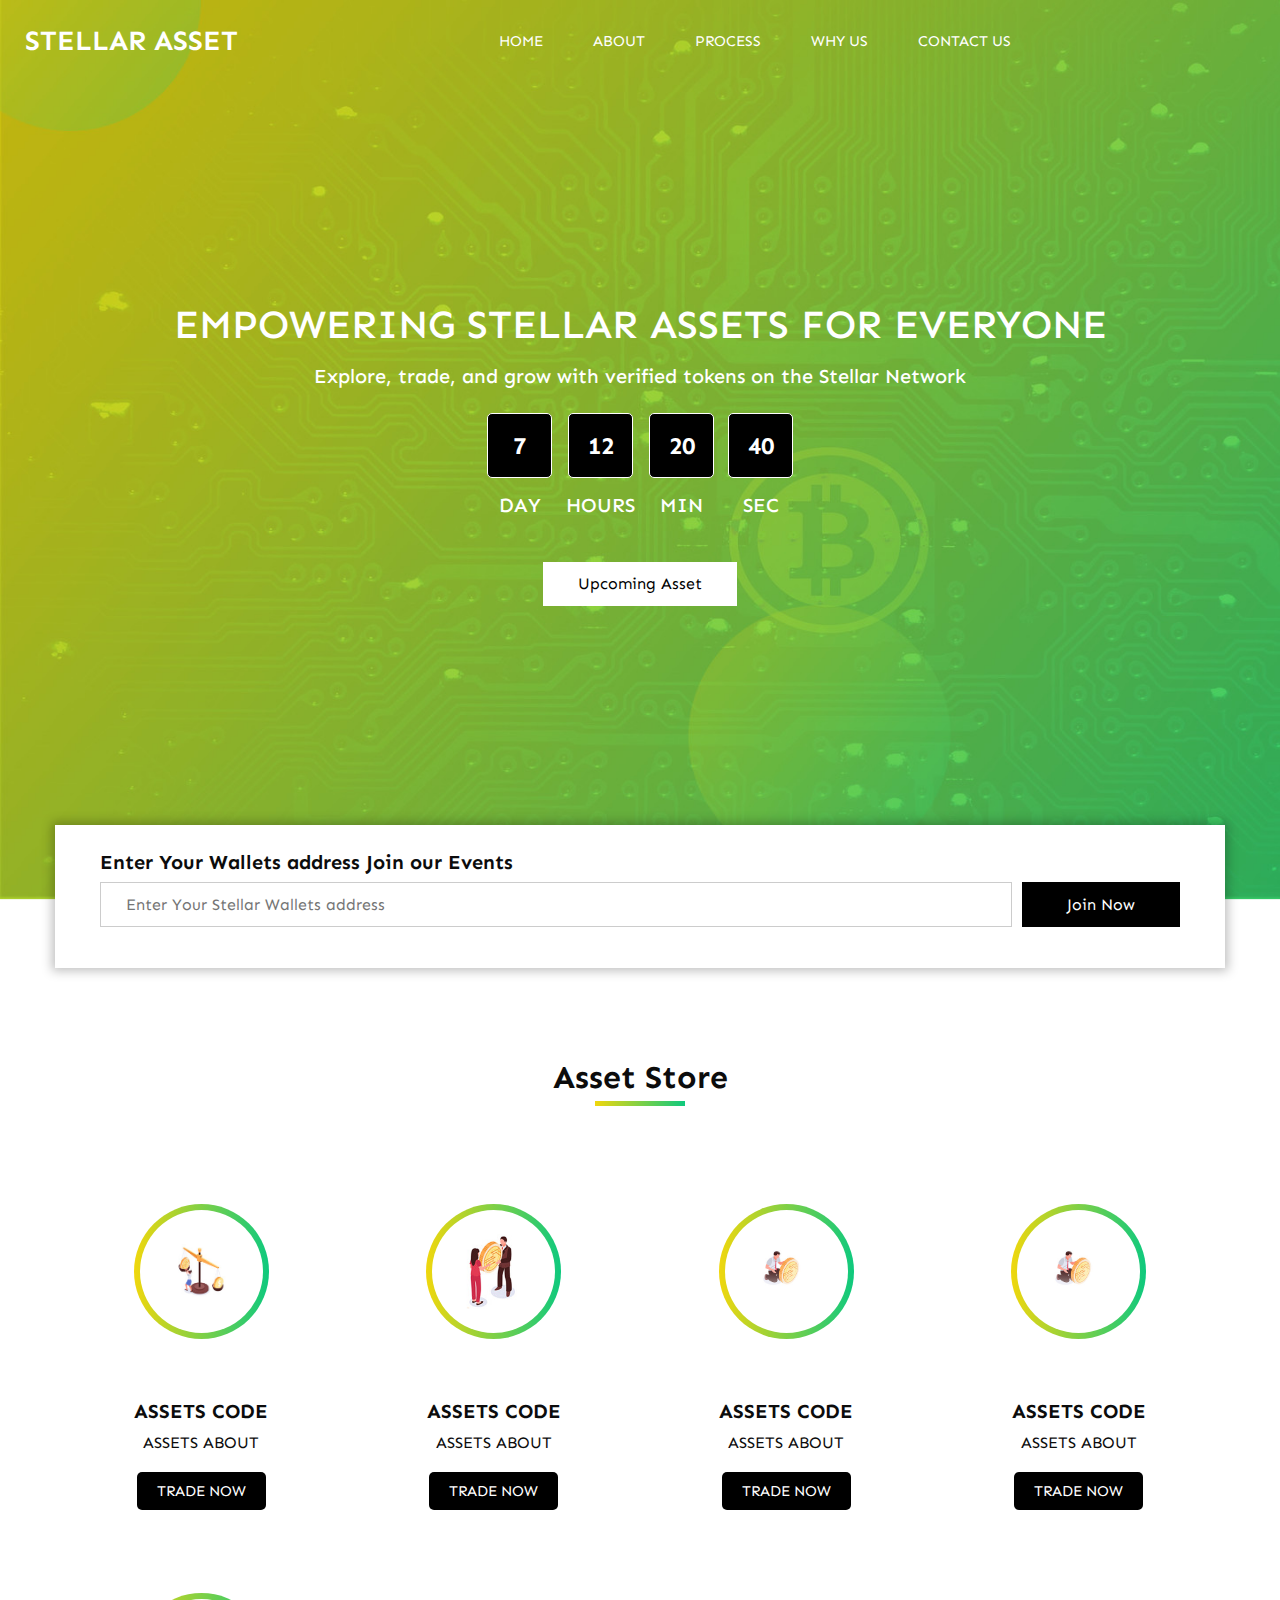
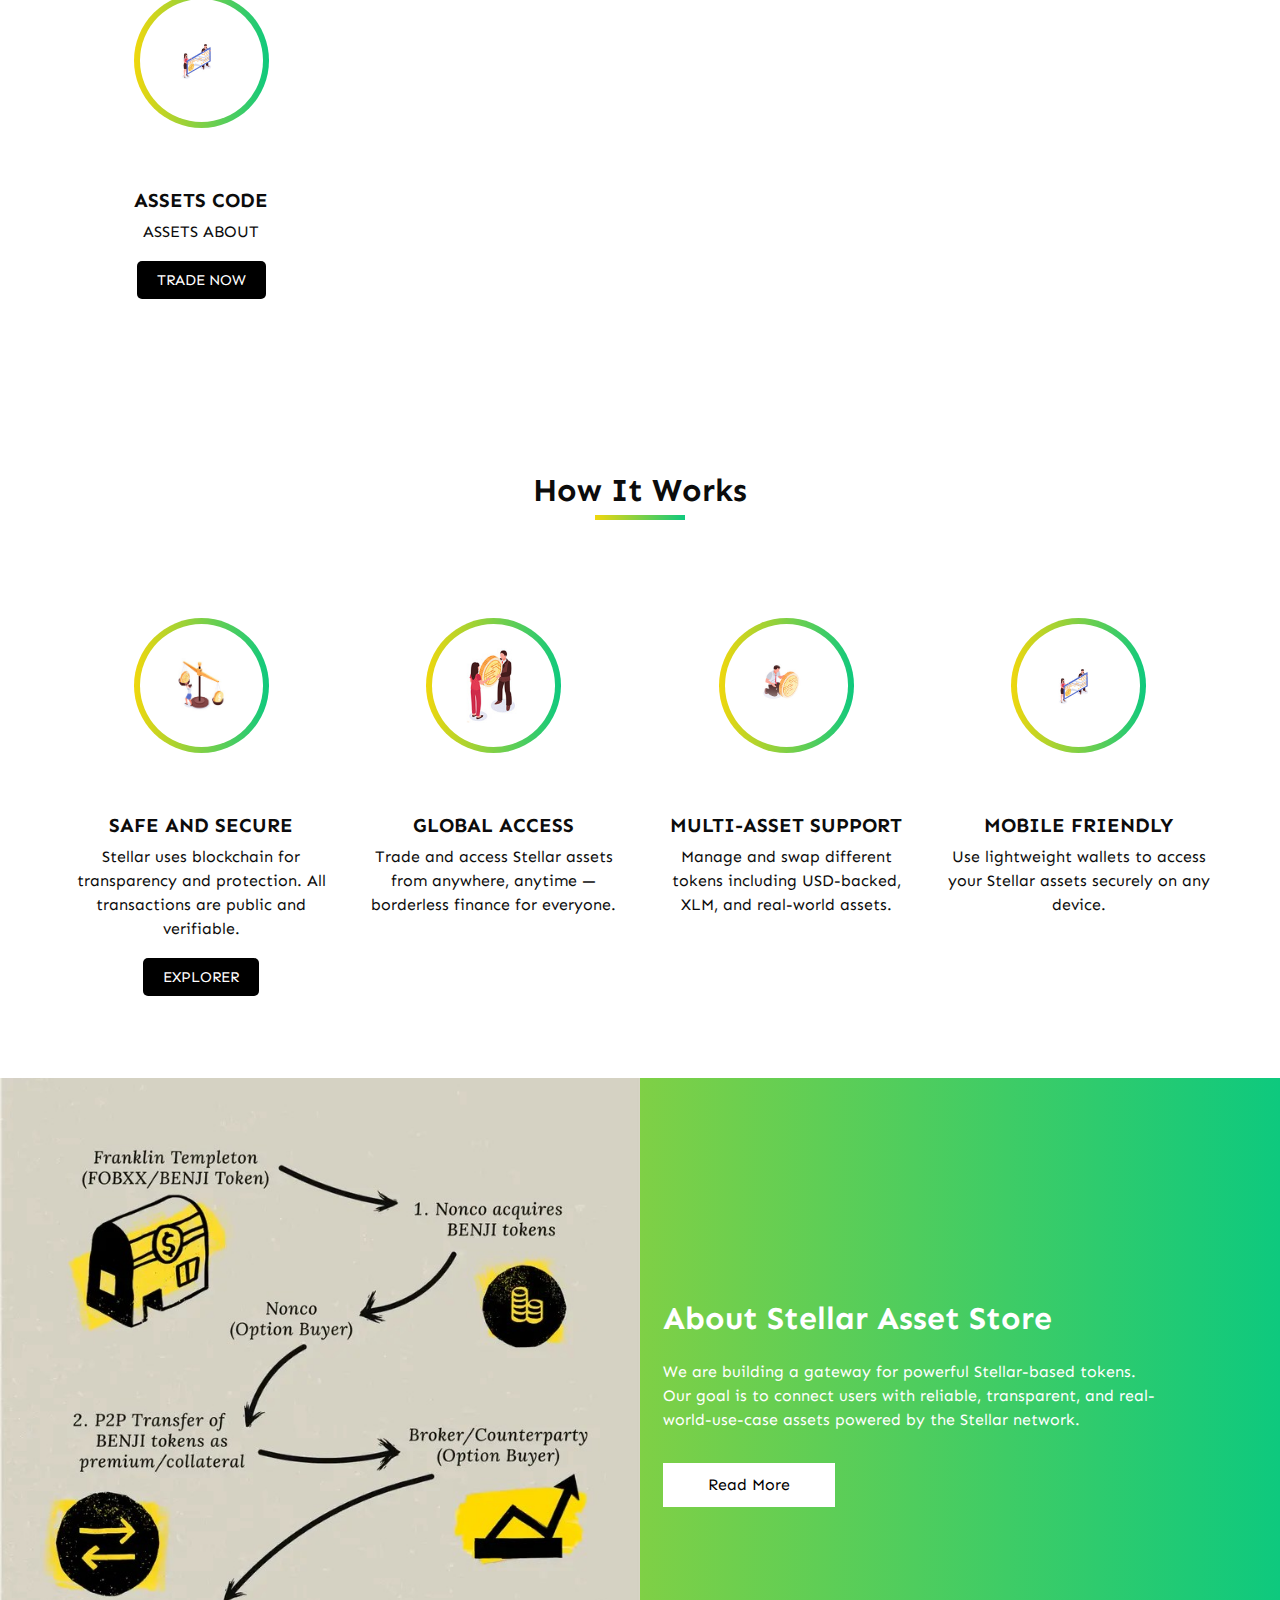
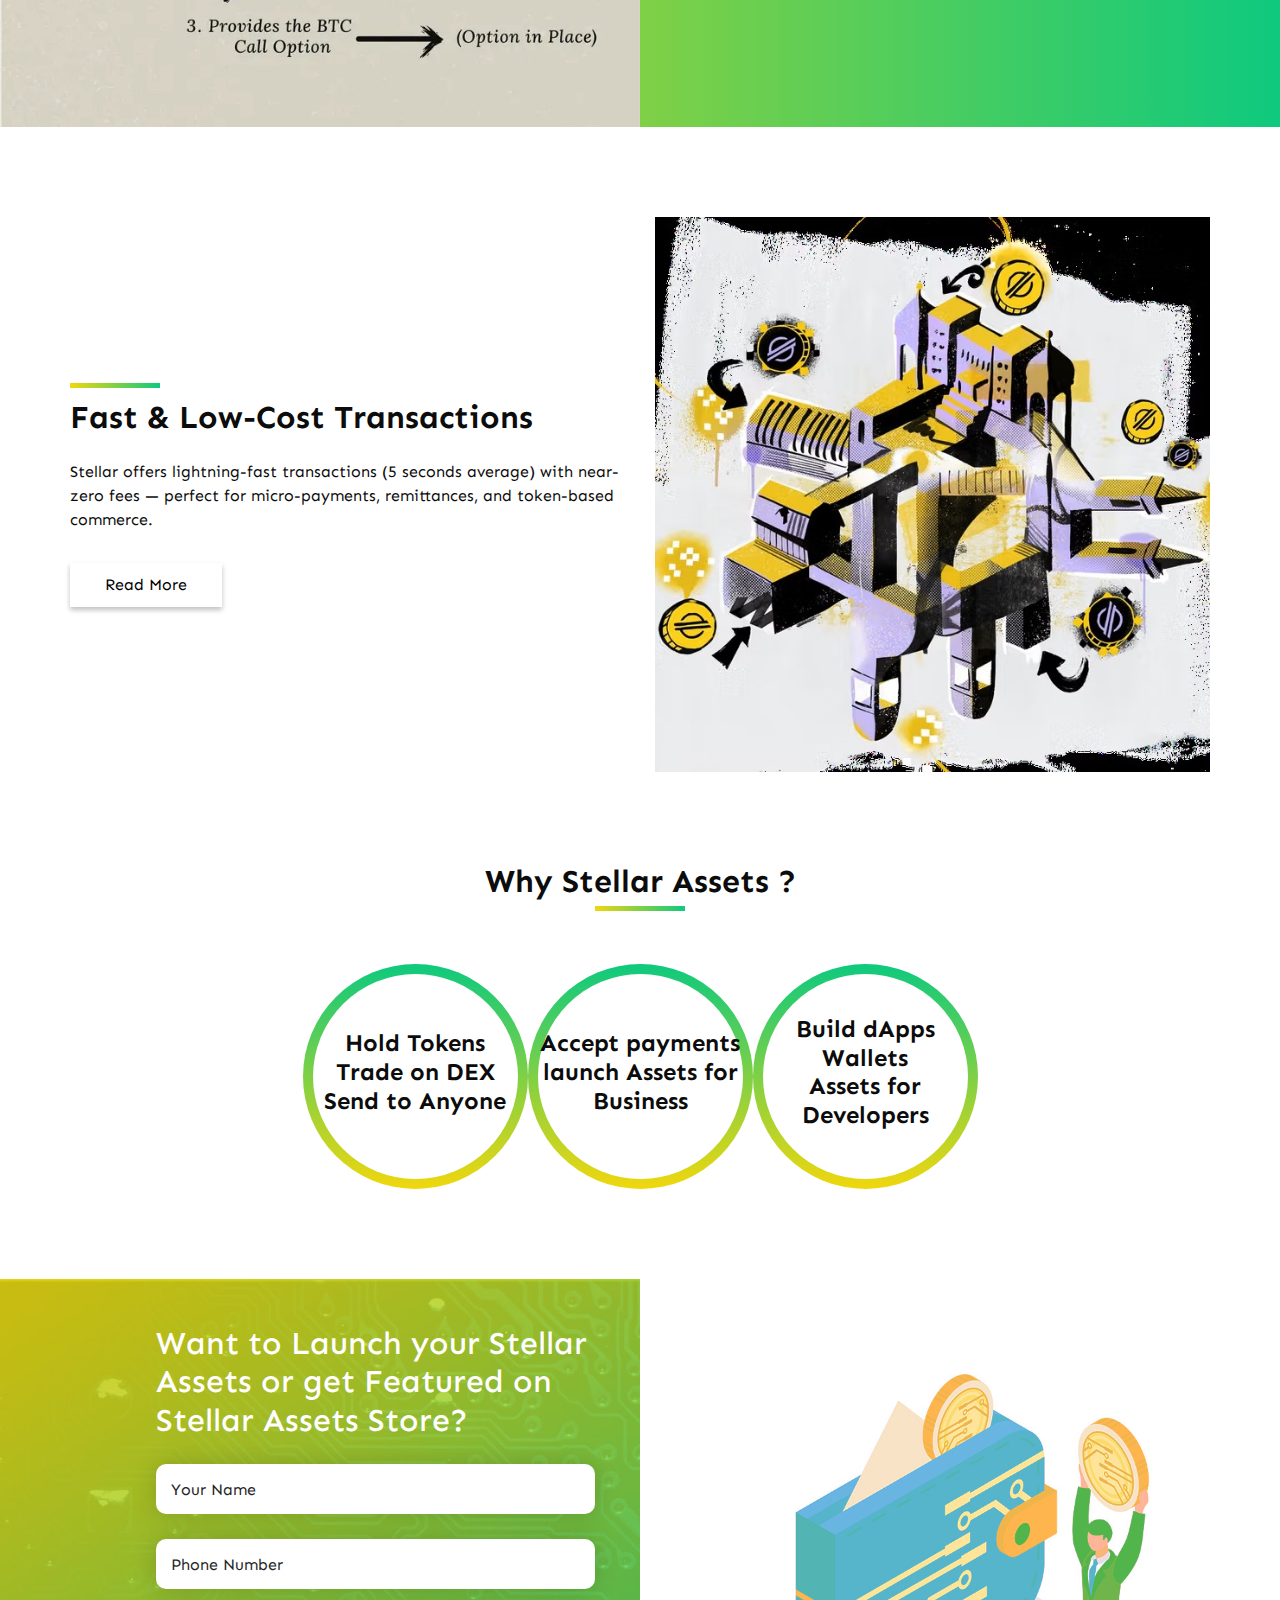
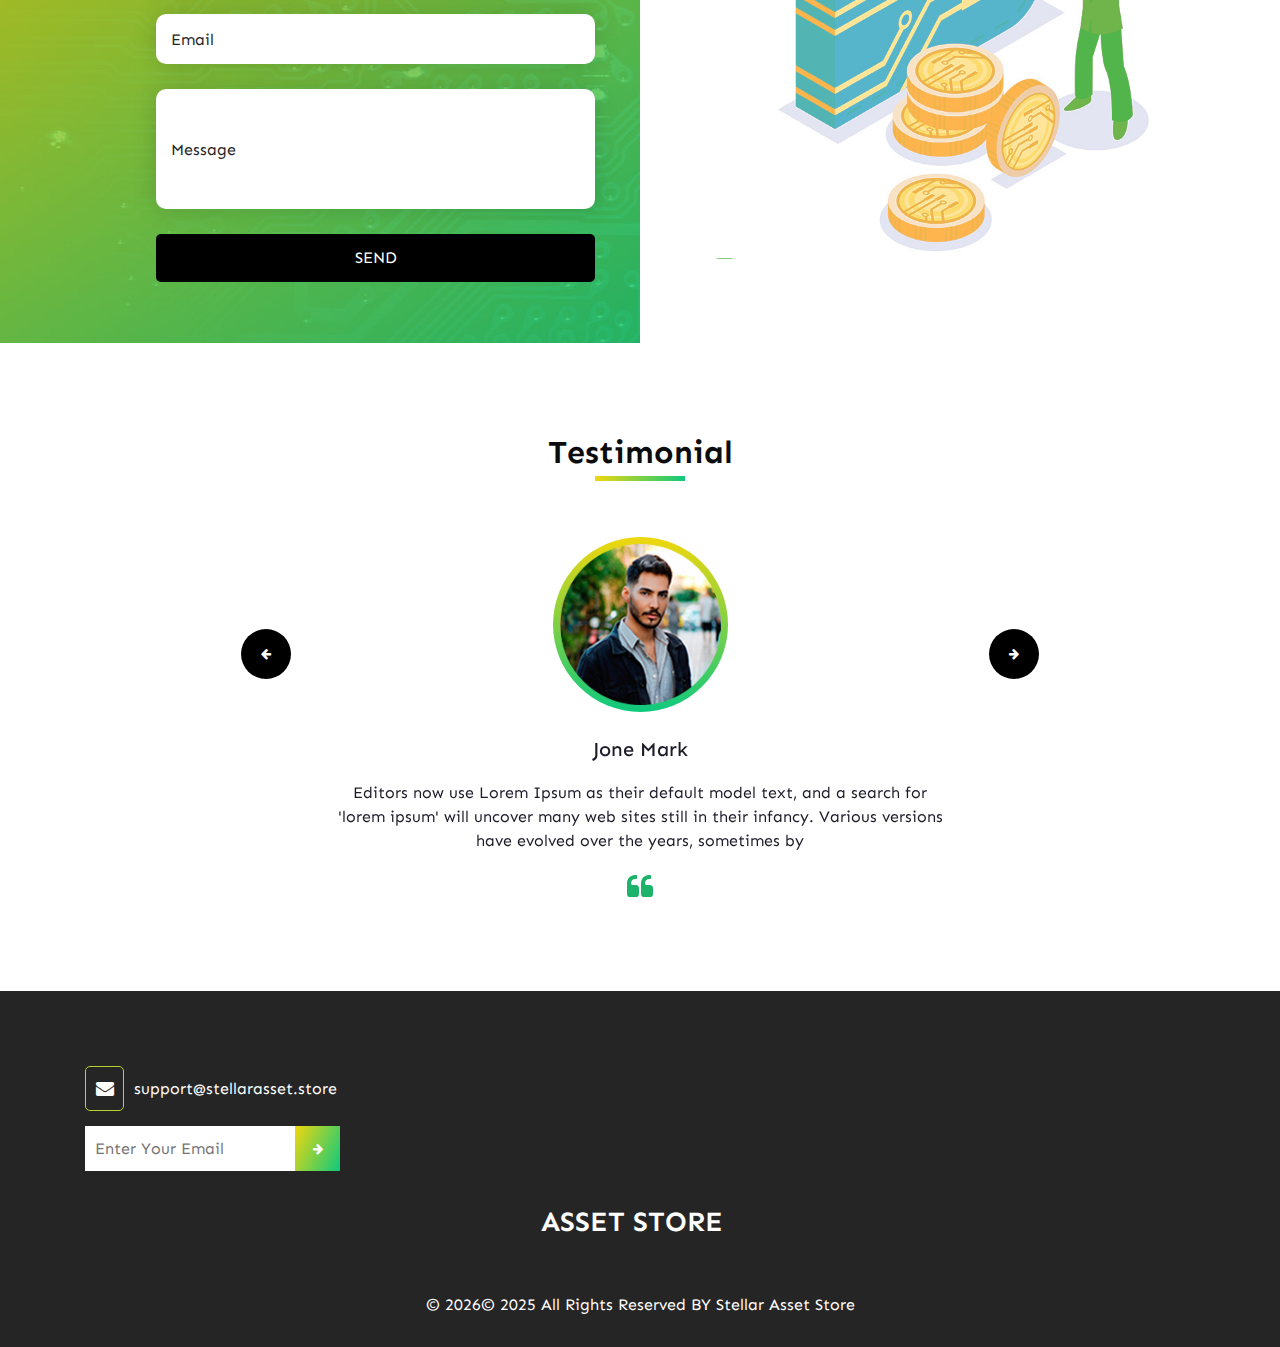
<file: index.html>
<html>

<head>
  <!-- Basic -->
  <meta charset="utf-8" />
  <meta http-equiv="X-UA-Compatible" content="IE=edge" />
  <!-- Mobile Metas -->
  <meta name="viewport" content="width=device-width, initial-scale=1, shrink-to-fit=no" />
  <!-- Site Metas -->
  <meta name="keywords" content="" />
  <meta name="description" content="" />
  <meta name="author" content="" />

  <title>STELLAR ASSET </title>


  <!-- bootstrap core css -->
  <link rel="stylesheet" type="text/css" href="css/bootstrap.css" />

  <!-- fonts style -->
  <link href="https://fonts.googleapis.com/css2?family=Sen:wght@400;700&display=swap" rel="stylesheet">

  <!-- font awesome style -->
  <link href="css/font-awesome.min.css" rel="stylesheet" />

  <!-- Custom styles for this template -->
  <link href="css/style.css" rel="stylesheet" />
  <!-- responsive style -->
  <link href="css/responsive.css" rel="stylesheet" />

</head>

<body>

  <div class="hero_area">
    <!-- header section strats -->
    <header class="header_section">
      <div class="container-fluid">
        <nav class="navbar navbar-expand-lg custom_nav-container ">
          <a class="navbar-brand" href="index.html">
            <span>
              STELLAR ASSET
            </span>
          </a>

          <button class="navbar-toggler" type="button" data-toggle="collapse" data-target="#navbarSupportedContent" aria-controls="navbarSupportedContent" aria-expanded="false" aria-label="Toggle navigation">
            <span class=""> </span>
          </button>

          <div class="collapse navbar-collapse" id="navbarSupportedContent">
            <ul class="navbar-nav  ">
              <li class="nav-item active">
                <a class="nav-link" href="index.html">Home <span class="sr-only">(current)</span></a>
              </li>
              <li class="nav-item">
                <a class="nav-link" href="about.html"> About</a>
              </li>
              <li class="nav-item">
                <a class="nav-link" href="process.html">Process </a>
              </li>
              <li class="nav-item">
                <a class="nav-link" href="why.html">Why Us</a>
              </li>
              <li class="nav-item">
                <a class="nav-link" href="contact.html">Contact Us</a>
              </li>
            </ul>
            
          </div>
        </nav>
      </div>
    </header>
    <!-- end header section -->
    <!-- slider section -->
    <section class="slider_section ">
      <div class="container ">
        <div class="detail-box">
          <h1>
            Empowering Stellar Assets for Everyone
          </h1>
          <h5 class="secondary_heading">
            Explore, trade, and grow with verified tokens on the Stellar Network
          </h5>
          <div class="box_container">
            <div class="box">
              <div class="num-box">
                <span id="countDay">
                  7
                </span>
              </div>
              <h5>
                DAY
              </h5>
            </div>
            <div class="box">
              <div class="num-box">
                <span id="countHour">
                  12
                </span>
              </div>
              <h5>
                Hours
              </h5>
            </div>
            <div class="box">
              <div class="num-box">
                <span id="countMin">
                  20
                </span>
              </div>
              <h5>
                Min
              </h5>
            </div>
            <div class="box">
              <div class="num-box">
                <span id="countSec">
                  40
                </span>
              </div>
              <h5>
                Sec
              </h5>
            </div>
          </div>
          <a href="Brentford.html" class="btn2">
            Upcoming Asset 
          </a>
        </div>
      </div>
    </section>
    <!-- end slider section -->
  </div>

  <!-- subscribe section -->

  <section class="subscribe_section">
    <div class="container form_container">
      <h5>
        Enter Your Wallets address Join our Events  
      </h5>
      <form action="">
        <input type="text" placeholder="Enter Your Stellar Wallets address " />
        <button type="submit">
          Join Now
        </button>
      </form>
    </div>
  </section>

  <!-- end subscribe section -->

  <!-- ASSETE STORE section -->

  <section class="process_section layout_padding">
    <div class="container ">
      <div class="heading_container heading_center">
        <h2>
          Asset Store
        </h2>
      </div>
      <div class="row">
        <div class="col-md-6 col-lg-3">
          <div class="box ">
            <div class="img_container">
              <div class="img-box">
                <img src="images/p1.jpg" alt="">
              </div>
            </div>
            <div class="detail-box">
              <h5>
                ASSETS CODE
              </h5>
              <p>
                ASSETS 
				ABOUT
              </p>
              <a href="https://www.stellarx.com/markets/CODE:ISSUR">
                TRADE NOW 
              </a>
            </div>
          </div>
        </div>
        <div class="col-md-6 col-lg-3">
          <div class="box ">
            <div class="img_container">
              <div class="img-box">
                <img src="images/p2.jpg" alt="">
              </div>
            </div>
            <div class="detail-box">
              <h5>
                ASSETS CODE
              </h5>
              <p>
                ASSETS 
				ABOUT
              </p>
              <a href="https://www.stellarx.com/markets/CODE:ISSUR">
                TRADE NOW 
              </a>
            </div>
          </div>
        </div>
        <div class="col-md-6 col-lg-3">
          <div class="box ">
            <div class="img_container">
              <div class="img-box">
                <img src="images/p3.jpg" alt="">
              </div>
            </div>
            <div class="detail-box">
              <h5>
                ASSETS CODE
              </h5>
              <p>
                ASSETS 
				ABOUT
              </p>
              <a href="https://www.stellarx.com/markets/CODE:ISSUR">
                TRADE NOW 
              </a>
            </div>
          </div>
        </div>
		<div class="col-md-6 col-lg-3">
          <div class="box ">
            <div class="img_container">
              <div class="img-box">
                <img src="images/p3.jpg" alt="">
              </div>
            </div>
            <div class="detail-box">
              <h5>
                ASSETS CODE
              </h5>
              <p>
                ASSETS 
				ABOUT
              </p>
              <a href="https://www.stellarx.com/markets/CODE:ISSUR">
                TRADE NOW 
              </a>
            </div>
          </div>
        </div>
        <div class="col-md-6 col-lg-3">
          <div class="box ">
            <div class="img_container">
              <div class="img-box">
                <img src="images/p4.jpg" alt="">
              </div>
            </div>
            <div class="detail-box">
              <h5>
                ASSETS CODE
              </h5>
              <p>
                ASSETS 
				ABOUT
              </p>
              <a href="https://www.stellarx.com/markets/CODE:ISSUR">
                TRADE NOW 
              </a>
            </div>
          </div>
        </div>
      </div>
    </div>
  </section>

  <!-- end ASSETE STORE  section -->
  
  <!-- process section -->

  <section class="process_section layout_padding">
    <div class="container ">
      <div class="heading_container heading_center">
        <h2>
         How It Works 
        </h2>
      </div>
      <div class="row">
        <div class="col-md-6 col-lg-3">
          <div class="box ">
            <div class="img_container">
              <div class="img-box">
                <img src="images/p1.jpg" alt="">
              </div>
            </div>
            <div class="detail-box">
              <h5>
                Safe And Secure
              </h5>
              <p>
                Stellar uses blockchain for transparency and protection. All transactions are public and verifiable.
              </p>
              <a href="https://stellar.expert/">
                Explorer
              </a>
            </div>
          </div>
        </div>
        <div class="col-md-6 col-lg-3">
          <div class="box ">
            <div class="img_container">
              <div class="img-box">
                <img src="images/p2.jpg" alt="">
              </div>
            </div>
            <div class="detail-box">
              <h5>
                GLOBAL ACCESS
              </h5>
              <p>
                Trade and access Stellar assets from anywhere, anytime — borderless finance for everyone.
              </p>
              
            </div>
          </div>
        </div>
        <div class="col-md-6 col-lg-3">
          <div class="box ">
            <div class="img_container">
              <div class="img-box">
                <img src="images/p3.jpg" alt="">
              </div>
            </div>
            <div class="detail-box">
              <h5>
                MULTI-ASSET SUPPORT
              </h5>
              <p>
                Manage and swap different tokens including USD-backed, XLM, and real-world assets.
              </p>
              
            </div>
          </div>
        </div>
        <div class="col-md-6 col-lg-3">
          <div class="box ">
            <div class="img_container">
              <div class="img-box">
                <img src="images/p4.jpg" alt="">
              </div>
            </div>
            <div class="detail-box">
              <h5>
                MOBILE FRIENDLY
              </h5>
              <p>
                Use lightweight wallets to access your Stellar assets securely on any device.
              </p>
              
            </div>
          </div>
        </div>
      </div>
    </div>
  </section>

  <!-- end process section -->


  <!-- about section -->

  <section class="about_section">
    <div class="container-fluid ">
      <div class="row">
        <div class="col-md-6 px-0">
          <div class="img-box">
            <img src="images/about-img.jpg" alt="">
          </div>
        </div>
        <div class="col-md-5">
          <div class="detail-box pl-0 pl-md-2">
            <div class="heading_container">
              <h2>
                About Stellar Asset Store
              </h2>
            </div>
            <p>
              We are building a gateway for powerful Stellar-based tokens. Our goal is to connect users with reliable, transparent, and real-world-use-case assets powered by the Stellar network.
            </p>
            <a href="">
              Read More
            </a>
          </div>
        </div>
      </div>
    </div>
  </section>

  <!-- end about section -->

  <!-- innovative section -->

  <section class="invt_section layout_padding">
    <div class="container">
      <div class="row">
        <div class="col-md-6">
          <div class="detail-box">
            <div class="heading_container">
              <h2>
                Fast & Low-Cost Transactions
              </h2>
            </div>
            <p>
              Stellar offers lightning-fast transactions (5 seconds average) with near-zero fees — perfect for micro-payments, remittances, and token-based commerce.
            </p>
            <a href="">
              Read More
            </a>
          </div>
        </div>
        <div class="col-md-6">
          <div class="img-box">
            <img src="images/innovative-img.jpg" alt="">
          </div>
        </div>
      </div>
    </div>
  </section>

  <!-- end innovative section -->



  <!-- why section -->

  <section class="why_section layout_padding-bottom">
    <div class="container">
      <div class="heading_container heading_center">
        <h2>
          Why Stellar Assets ?
        </h2>
      </div>
      <div class="why_container">
        <div class="box">
          <div class="detail-box">
            <h4>
              Hold Tokens <br> Trade on DEX <br>
              Send to Anyone
            </h4>
          </div>
        </div>
        <div class="box">
          <div class="detail-box">
            <h4>
              Accept payments <br> launch Assets for <br>
              Business

            </h4>
          </div>
        </div>
        <div class="box">
          <div class="detail-box">
            <h4>
              Build dApps <br> Wallets <br> Assets for <br>
              Developers
            </h4>
          </div>
        </div>
      </div>
      
    </div>
  </section>

  <!-- end why section -->

  <!-- contact section -->
  <section class="contact_section layout_padding-bottom">
    <div class="container-fluid">
      <div class="row">
        <div class="col-md-6 px-0">
          <div class="form_container">

            <div class="row">
              <div class="col-lg-9 col-md-10 ml-auto">
                <h2>
                Want to Launch your Stellar Assets or get Featured on Stellar Assets Store?  
                </h2>
                <form action="">
                  <div>
                    <input type="text" placeholder="Your Name" />
                  </div>
                  <div>
                    <input type="text" placeholder="Phone Number" />
                  </div>
                  <div>
                    <input type="email" placeholder="Email" />
                  </div>
                  <div>
                    <input type="text" class="message-box" placeholder="Message" />
                  </div>
                  <div class="btn_box">
                    <button>
                      SEND
                    </button>
                  </div>
                </form>
              </div>
            </div>
          </div>
        </div>
        <div class="col-md-6 px-0">
          <div class="img-box">
            <img src="images/contact-img.jpg" alt="">
          </div>
        </div>
      </div>
    </div>
  </section>
  <!-- end contact section -->

  <!-- client section -->

  <section class="client_section layout_padding-bottom">
    <div class="container ">
      <div class="heading_container heading_center">
        <h2>
          Testimonial
        </h2>
        <hr>
      </div>
      <div id="carouselExample2Controls" class="carousel slide" data-ride="carousel">
        <div class="carousel-inner">
          <div class="carousel-item active">
            <div class="row">
              <div class="col-lg-7 col-md-9 mx-auto">
                <div class="client_container ">
                  <div class="img-box">
                    <img src="images/client-img.png" alt="">
                  </div>
                  <div class="detail-box">
                    <h5>
                      Jone Mark
                    </h5>
                    <p>
                      Editors now use Lorem Ipsum as their default model text, and a search for 'lorem ipsum' will uncover many web sites still in their infancy. Various versions have evolved over the years, sometimes by
                    </p>
                    <span>
                      <i class="fa fa-quote-left" aria-hidden="true"></i>
                    </span>
                  </div>
                </div>
              </div>
            </div>
          </div>
          <div class="carousel-item">
            <div class="row">
              <div class="col-lg-7 col-md-9 mx-auto">
                <div class="client_container ">
                  <div class="img-box">
                    <img src="images/client-img.png" alt="">
                  </div>
                  <div class="detail-box">
                    <h5>
                      Jone Mark
                    </h5>
                    <p>
                      Editors now use Lorem Ipsum as their default model text, and a search for 'lorem ipsum' will uncover many web sites still in their infancy. Various versions have evolved over the years, sometimes by
                    </p>
                    <span>
                      <i class="fa fa-quote-left" aria-hidden="true"></i>
                    </span>
                  </div>
                </div>
              </div>
            </div>
          </div>
          <div class="carousel-item">
            <div class="row">
              <div class="col-lg-7 col-md-9 mx-auto">
                <div class="client_container ">
                  <div class="img-box">
                    <img src="images/client-img.png" alt="">
                  </div>
                  <div class="detail-box">
                    <h5>
                      Jone Mark
                    </h5>
                    <p>
                      Editors now use Lorem Ipsum as their default model text, and a search for 'lorem ipsum' will uncover many web sites still in their infancy. Various versions have evolved over the years, sometimes by
                    </p>
                    <span>
                      <i class="fa fa-quote-left" aria-hidden="true"></i>
                    </span>
                  </div>
                </div>
              </div>
            </div>
          </div>
        </div>
        <a class="carousel-control-prev" href="#carouselExample2Controls" role="button" data-slide="prev">
          <span>
            <i class="fa fa-arrow-left" aria-hidden="true"></i>
          </span>
          <span class="sr-only">Previous</span>
        </a>
        <a class="carousel-control-next" href="#carouselExample2Controls" role="button" data-slide="next">
          <span>
            <i class="fa fa-arrow-right" aria-hidden="true"></i>
          </span>
          <span class="sr-only">Next</span>
        </a>
      </div>

    </div>
  </section>

  <!-- end client section -->


  <!-- info section -->

  <section class="info_section ">
    <div class="info_container ">
      <div class="container">
        <div class="row">
          <div class="col-lg-9">
            <div class="info_contact ">
              <div class="row">
                </div>
                <div class="col-md-4">
                  <a href="#" class="link-box">
                    <i class="fa fa-envelope" aria-hidden="true"></i>
                    <span>
                      support@stellarasset.store
                    </span>
                  </a>
                </div>
              </div>
            </div>
          </div>
          <div class="col-md-3">
            <div class="info_form ">
              <form action="">
                <input type="email" placeholder="Enter Your Email" />
                <button>
                  <i class="fa fa-arrow-right" aria-hidden="true"></i>
                </button>
              </form>
            </div>
          </div>
        </div>
        <div class="info_logo">
          <a class="navbar-brand" href="index.html">
            <span>
              Asset Store
            </span>
          </a>
        </div>
      </div>
    </div>
  </section>

  <!-- end info section -->


  <!-- footer section -->
  <section class="footer_section">
    <div class="container">
      <p>
        &copy; <span id="displayYear"></span>© 2025 All Rights Reserved BY
        <a href=""> Stellar Asset Store</a>
      </p>
    </div>
  </section>
  <!-- footer section -->

  <!-- jQery -->
  <script type="text/javascript" src="js/jquery-3.4.1.min.js"></script>
  <!-- popper js -->
  <script src="https://cdn.jsdelivr.net/npm/popper.js@1.16.0/dist/umd/popper.min.js" integrity="sha384-Q6E9RHvbIyZFJoft+2mJbHaEWldlvI9IOYy5n3zV9zzTtmI3UksdQRVvoxMfooAo" crossorigin="anonymous">
  </script>
  <!-- bootstrap js -->
  <script type="text/javascript" src="js/bootstrap.js"></script>
  <!-- custom js -->
  <script type="text/javascript" src="js/custom.js"></script>

</body>

</html>
</file>
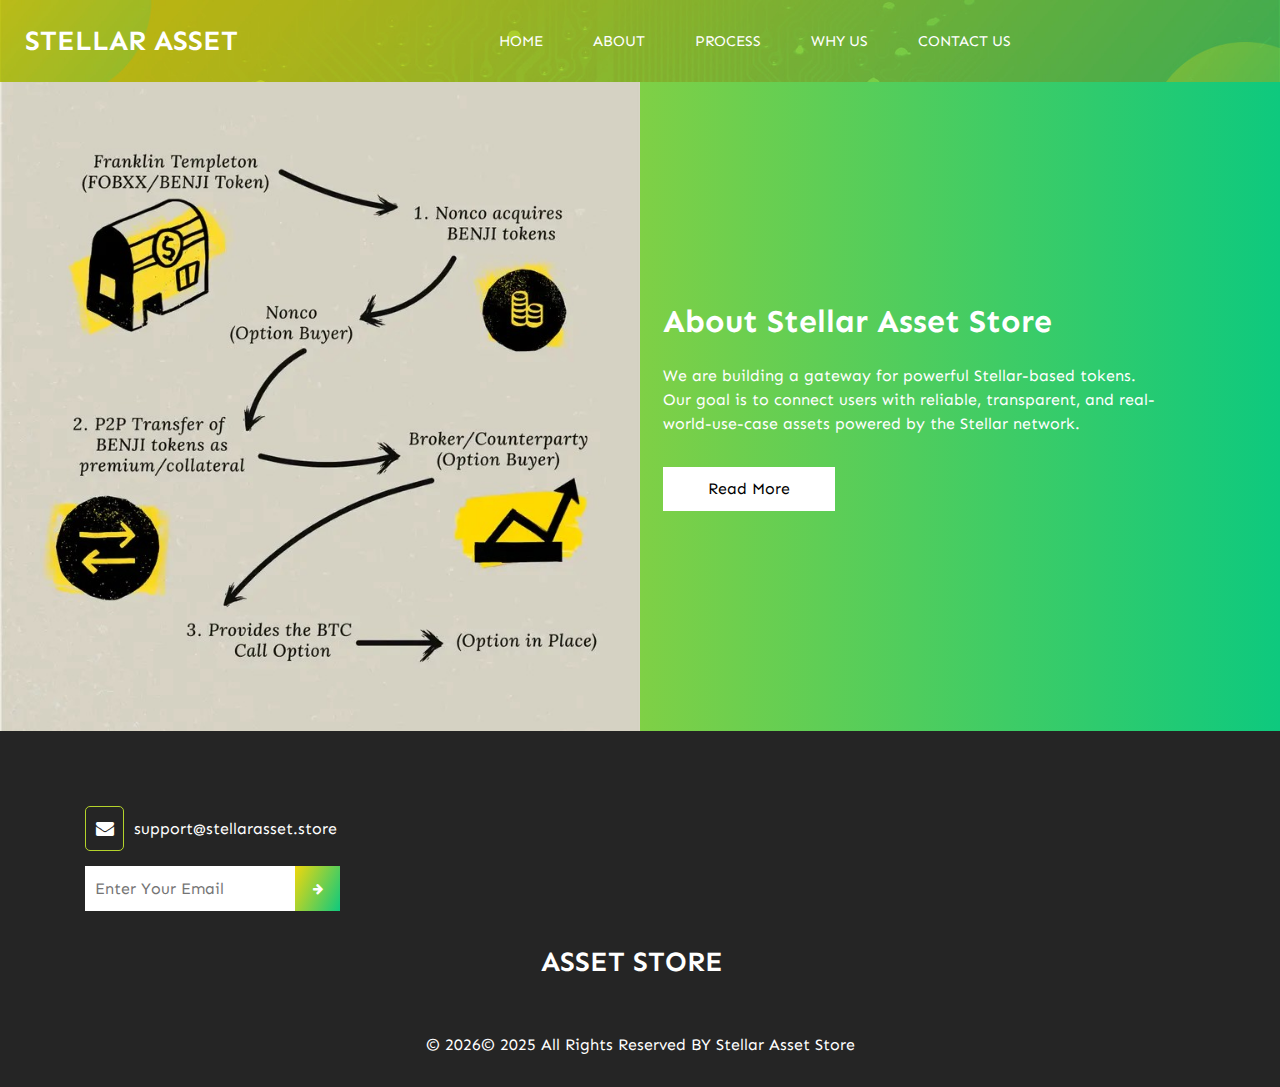
<file: about.html>
<html>

<head>
  <!-- Basic -->
  <meta charset="utf-8" />
  <meta http-equiv="X-UA-Compatible" content="IE=edge" />
  <!-- Mobile Metas -->
  <meta name="viewport" content="width=device-width, initial-scale=1, shrink-to-fit=no" />
  <!-- Site Metas -->
  <meta name="keywords" content="" />
  <meta name="description" content="" />
  <meta name="author" content="" />

  <title>STELLAR ASSET</title>


  <!-- bootstrap core css -->
  <link rel="stylesheet" type="text/css" href="css/bootstrap.css" />

  <!-- fonts style -->
  <link href="https://fonts.googleapis.com/css2?family=Sen:wght@400;700&display=swap" rel="stylesheet">

  <!-- font awesome style -->
  <link href="css/font-awesome.min.css" rel="stylesheet" />

  <!-- Custom styles for this template -->
  <link href="css/style.css" rel="stylesheet" />
  <!-- responsive style -->
  <link href="css/responsive.css" rel="stylesheet" />

</head>

<body class="sub_page">

  <div class="hero_area">
    <!-- header section strats -->
    <header class="header_section">
      <div class="container-fluid">
        <nav class="navbar navbar-expand-lg custom_nav-container ">
          <a class="navbar-brand" href="index.html">
            <span>
              STELLAR ASSET
            </span>
          </a>

          <button class="navbar-toggler" type="button" data-toggle="collapse" data-target="#navbarSupportedContent" aria-controls="navbarSupportedContent" aria-expanded="false" aria-label="Toggle navigation">
            <span class=""> </span>
          </button>

          <div class="collapse navbar-collapse" id="navbarSupportedContent">
            <ul class="navbar-nav  ">
              <li class="nav-item ">
                <a class="nav-link" href="index.html">Home <span class="sr-only">(current)</span></a>
              </li>
              <li class="nav-item active">
                <a class="nav-link" href="about.html"> About</a>
              </li>
              <li class="nav-item">
                <a class="nav-link" href="process.html">Process </a>
              </li>
              <li class="nav-item">
                <a class="nav-link" href="why.html">Why Us</a>
              </li>
              <li class="nav-item">
                <a class="nav-link" href="contact.html">Contact Us</a>
              </li>
            </ul>
            
          </div>
        </nav>
      </div>
    </header>
    <!-- end header section -->
  </div>



  <!-- about section -->

  <section class="about_section">
    <div class="container-fluid ">
      <div class="row">
        <div class="col-md-6 px-0">
          <div class="img-box">
            <img src="images/about-img.jpg" alt="">
          </div>
        </div>
        <div class="col-md-5">
          <div class="detail-box pl-0 pl-md-2">
            <div class="heading_container">
              <h2>
                About Stellar Asset Store
              </h2>
            </div>
            <p>
              We are building a gateway for powerful Stellar-based tokens. Our goal is to connect users with reliable, transparent, and real-world-use-case assets powered by the Stellar network.
            </p>
            <a href="">
              Read More
            </a>
          </div>
        </div>
      </div>
    </div>
  </section>

  <!-- end about section -->

  <!-- info section -->

  <section class="info_section ">
    <div class="info_container ">
      <div class="container">
        <div class="row">
          <div class="col-lg-9">
            <div class="info_contact ">
              <div class="row">
                </div>
                <div class="col-md-4">
                  <a href="#" class="link-box">
                    <i class="fa fa-envelope" aria-hidden="true"></i>
                    <span>
                      support@stellarasset.store
                    </span>
                  </a>
                </div>
              </div>
            </div>
          </div>
          <div class="col-md-3">
            <div class="info_form ">
              <form action="">
                <input type="email" placeholder="Enter Your Email" />
                <button>
                  <i class="fa fa-arrow-right" aria-hidden="true"></i>
                </button>
              </form>
            </div>
          </div>
        </div>
        <div class="info_logo">
          <a class="navbar-brand" href="index.html">
            <span>
              Asset Store
            </span>
          </a>
        </div>
      </div>
    </div>
  </section>

  <!-- end info section -->


  <!-- footer section -->
  <section class="footer_section">
    <div class="container">
      <p>
        &copy; <span id="displayYear"></span>© 2025 All Rights Reserved BY
        <a href=""> Stellar Asset Store</a>
      </p>
    </div>
  </section>
  <!-- footer section -->

  <!-- jQery -->
  <script type="text/javascript" src="js/jquery-3.4.1.min.js"></script>
  <!-- popper js -->
  <script src="https://cdn.jsdelivr.net/npm/popper.js@1.16.0/dist/umd/popper.min.js" integrity="sha384-Q6E9RHvbIyZFJoft+2mJbHaEWldlvI9IOYy5n3zV9zzTtmI3UksdQRVvoxMfooAo" crossorigin="anonymous">
  </script>
  <!-- bootstrap js -->
  <script type="text/javascript" src="js/bootstrap.js"></script>
  <!-- custom js -->
  <script type="text/javascript" src="js/custom.js"></script>

</body>

</html>
</file>
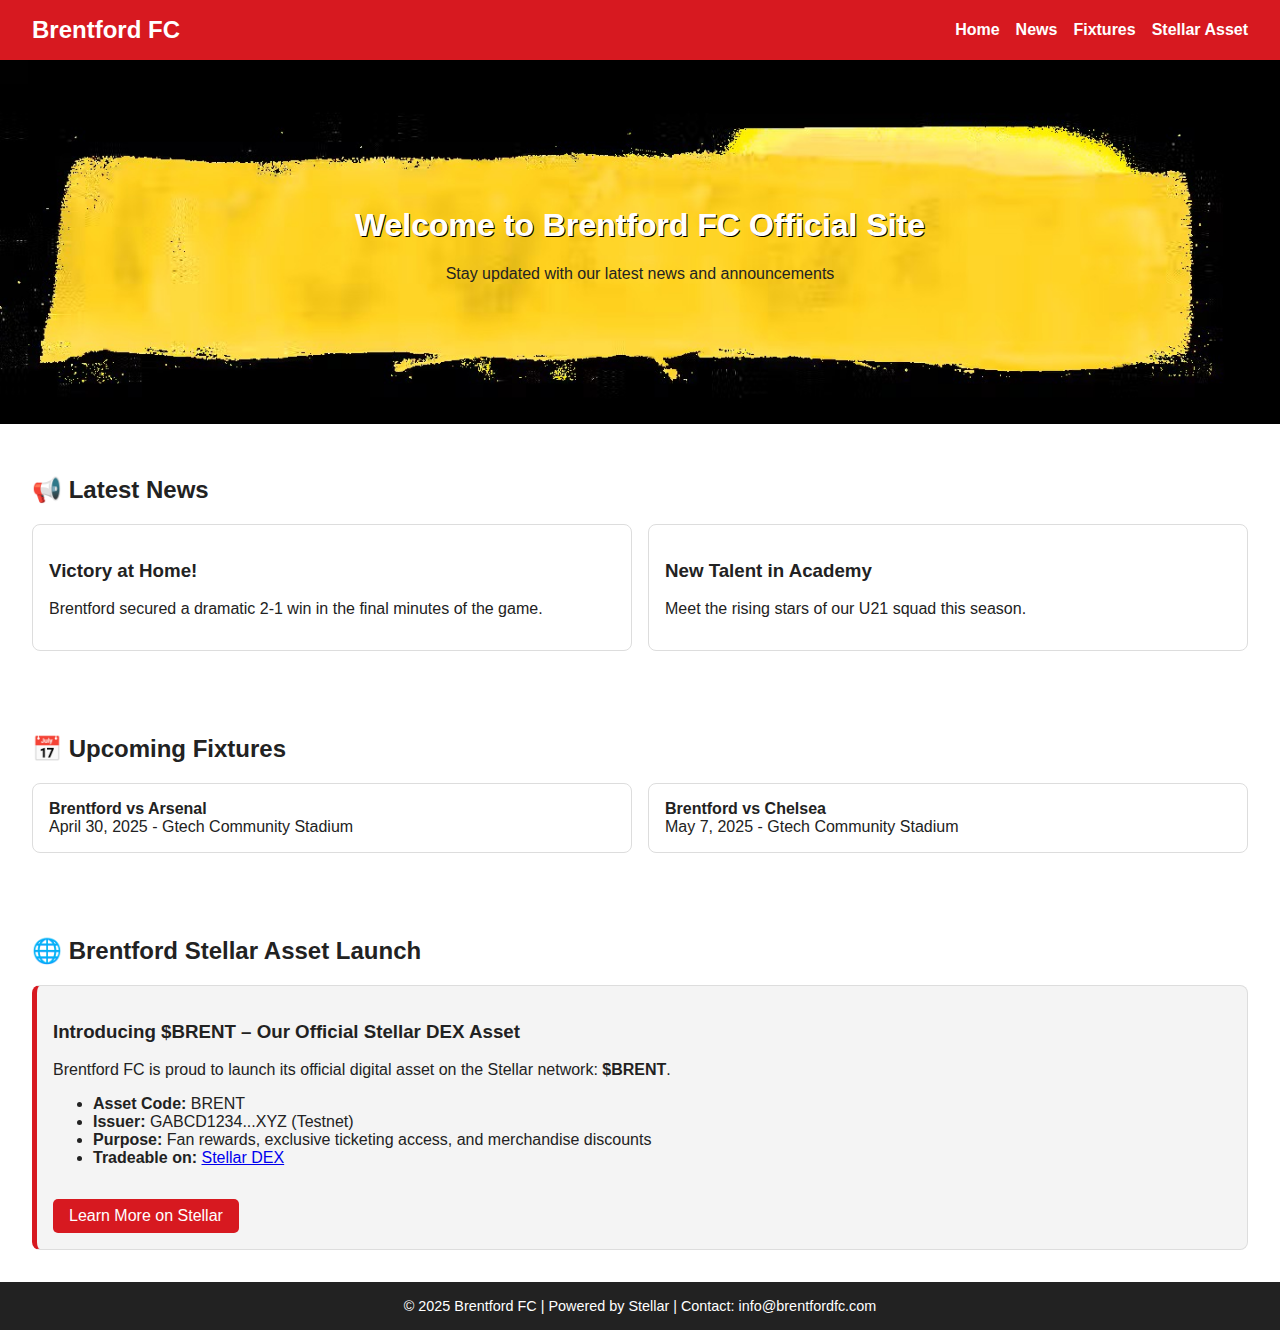
<file: Brentford.html>
<html lang="en">
<head>
  <meta charset="UTF-8" />
  <meta name="viewport" content="width=device-width, initial-scale=1.0"/>
  <title>Brentford FC - Stellar Asset Launch</title>
  <link rel="stylesheet" href="css/styles.css">
</head>
<body>

  <header>
    <div class="logo">Brentford FC</div>
    <nav>
      <ul>
        <li><a href="#">Home</a></li>
        <li><a href="#">News</a></li>
        <li><a href="#">Fixtures</a></li>
        <li><a href="#">Stellar Asset</a></li>
      </ul>
    </nav>
  </header>

  <div class="hero">
    <div>
      <h1>Welcome to Brentford FC Official Site</h1>
      <p>Stay updated with our latest news and announcements</p>
    </div>
  </div>

  <section>
    <h2>📢 Latest News</h2>
    <div class="news-grid">
      <article>
        <h3>Victory at Home!</h3>
        <p>Brentford secured a dramatic 2-1 win in the final minutes of the game.</p>
      </article>
      <article>
        <h3>New Talent in Academy</h3>
        <p>Meet the rising stars of our U21 squad this season.</p>
      </article>
    </div>
  </section>

  <section>
    <h2>📅 Upcoming Fixtures</h2>
    <div class="fixture-list">
      <div class="fixture-item">
        <strong>Brentford vs Arsenal</strong><br>
        April 30, 2025 - Gtech Community Stadium
      </div>
      <div class="fixture-item">
        <strong>Brentford vs Chelsea</strong><br>
        May 7, 2025 - Gtech Community Stadium
      </div>
    </div>
  </section>

  <section>
    <h2>🌐 Brentford Stellar Asset Launch</h2>
    <div class="asset-info">
      <h3>Introducing $BRENT – Our Official Stellar DEX Asset</h3>
      <p>Brentford FC is proud to launch its official digital asset on the Stellar network: <strong>$BRENT</strong>.</p>
      <ul>
        <li><strong>Asset Code:</strong> BRENT</li>
        <li><strong>Issuer:</strong> GABCD1234...XYZ (Testnet)</li>
        <li><strong>Purpose:</strong> Fan rewards, exclusive ticketing access, and merchandise discounts</li>
        <li><strong>Tradeable on:</strong> <a href="https://testnet.stellar.expert/explorer/public/asset/BRENT-GABCD1234...XYZ" target="_blank">Stellar DEX</a></li>
      </ul>
      <a href="https://stellar.org" class="btn" target="_blank">Learn More on Stellar</a>
    </div>
  </section>

  <footer>
    &copy; 2025 Brentford FC | Powered by Stellar | Contact: info@brentfordfc.com
  </footer>

  <script src="js/scripts.js"></script>
</body>
</html>
</file>
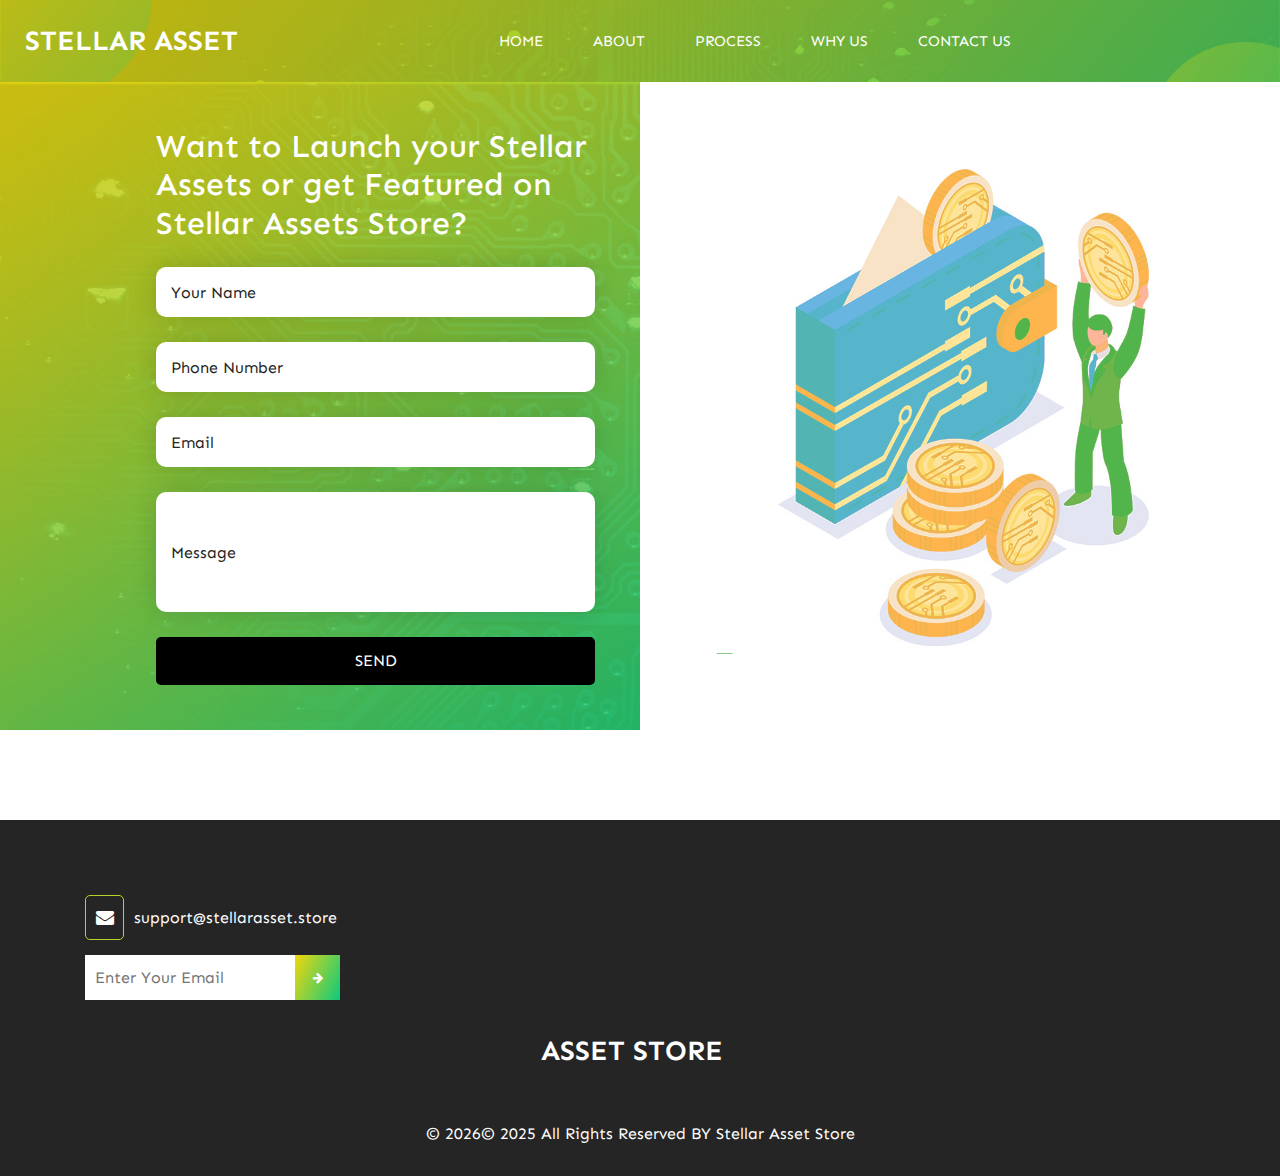
<file: contact.html>
<!DOCTYPE html>
<html>

<head>
  <!-- Basic -->
  <meta charset="utf-8" />
  <meta http-equiv="X-UA-Compatible" content="IE=edge" />
  <!-- Mobile Metas -->
  <meta name="viewport" content="width=device-width, initial-scale=1, shrink-to-fit=no" />
  <!-- Site Metas -->
  <meta name="keywords" content="" />
  <meta name="description" content="" />
  <meta name="author" content="" />

  <title>STELLAR ASSET</title>


  <!-- bootstrap core css -->
  <link rel="stylesheet" type="text/css" href="css/bootstrap.css" />

  <!-- fonts style -->
  <link href="https://fonts.googleapis.com/css2?family=Sen:wght@400;700&display=swap" rel="stylesheet">

  <!-- font awesome style -->
  <link href="css/font-awesome.min.css" rel="stylesheet" />

  <!-- Custom styles for this template -->
  <link href="css/style.css" rel="stylesheet" />
  <!-- responsive style -->
  <link href="css/responsive.css" rel="stylesheet" />

</head>

<body class="sub_page">

  <div class="hero_area">
    <!-- header section strats -->
    <header class="header_section">
      <div class="container-fluid">
        <nav class="navbar navbar-expand-lg custom_nav-container ">
          <a class="navbar-brand" href="index.html">
            <span>
              STELLAR ASSET 
            </span>
          </a>

          <button class="navbar-toggler" type="button" data-toggle="collapse" data-target="#navbarSupportedContent" aria-controls="navbarSupportedContent" aria-expanded="false" aria-label="Toggle navigation">
            <span class=""> </span>
          </button>

          <div class="collapse navbar-collapse" id="navbarSupportedContent">
            <ul class="navbar-nav  ">
              <li class="nav-item ">
                <a class="nav-link" href="index.html">Home <span class="sr-only">(current)</span></a>
              </li>
              <li class="nav-item">
                <a class="nav-link" href="about.html"> About</a>
              </li>
              <li class="nav-item">
                <a class="nav-link" href="process.html">Process </a>
              </li>
              <li class="nav-item">
                <a class="nav-link" href="why.html">Why Us</a>
              </li>
              <li class="nav-item active">
                <a class="nav-link" href="contact.html">Contact Us</a>
              </li>
            </ul>
           
          </div>
        </nav>
      </div>
    </header>
    <!-- end header section -->
  </div>


   <!-- contact section -->
  <section class="contact_section layout_padding-bottom">
    <div class="container-fluid">
      <div class="row">
        <div class="col-md-6 px-0">
          <div class="form_container">

            <div class="row">
              <div class="col-lg-9 col-md-10 ml-auto">
                <h2>
                Want to Launch your Stellar Assets or get Featured on Stellar Assets Store?  
                </h2>
                <form action="">
                  <div>
                    <input type="text" placeholder="Your Name" />
                  </div>
                  <div>
                    <input type="text" placeholder="Phone Number" />
                  </div>
                  <div>
                    <input type="email" placeholder="Email" />
                  </div>
                  <div>
                    <input type="text" class="message-box" placeholder="Message" />
                  </div>
                  <div class="btn_box">
                    <button>
                      SEND
                    </button>
                  </div>
                </form>
              </div>
            </div>
          </div>
        </div>
        <div class="col-md-6 px-0">
          <div class="img-box">
            <img src="images/contact-img.jpg" alt="">
          </div>
        </div>
      </div>
    </div>
  </section>
  <!-- end contact section -->



  <!-- info section -->

  <section class="info_section ">
    <div class="info_container ">
      <div class="container">
        <div class="row">
          <div class="col-lg-9">
            <div class="info_contact ">
              <div class="row">
                </div>
                <div class="col-md-4">
                  <a href="#" class="link-box">
                    <i class="fa fa-envelope" aria-hidden="true"></i>
                    <span>
                      support@stellarasset.store
                    </span>
                  </a>
                </div>
              </div>
            </div>
          </div>
          <div class="col-md-3">
            <div class="info_form ">
              <form action="">
                <input type="email" placeholder="Enter Your Email" />
                <button>
                  <i class="fa fa-arrow-right" aria-hidden="true"></i>
                </button>
              </form>
            </div>
          </div>
        </div>
        <div class="info_logo">
          <a class="navbar-brand" href="index.html">
            <span>
              Asset Store
            </span>
          </a>
        </div>
      </div>
    </div>
  </section>

  <!-- end info section -->


  <!-- footer section -->
  <section class="footer_section">
    <div class="container">
      <p>
        &copy; <span id="displayYear"></span>© 2025 All Rights Reserved BY
        <a href=""> Stellar Asset Store</a>
      </p>
    </div>
  </section>
  <!-- footer section -->

  <!-- jQery -->
  <script type="text/javascript" src="js/jquery-3.4.1.min.js"></script>
  <!-- popper js -->
  <script src="https://cdn.jsdelivr.net/npm/popper.js@1.16.0/dist/umd/popper.min.js" integrity="sha384-Q6E9RHvbIyZFJoft+2mJbHaEWldlvI9IOYy5n3zV9zzTtmI3UksdQRVvoxMfooAo" crossorigin="anonymous">
  </script>
  <!-- bootstrap js -->
  <script type="text/javascript" src="js/bootstrap.js"></script>
  <!-- custom js -->
  <script type="text/javascript" src="js/custom.js"></script>

</body>

</html>
</file>
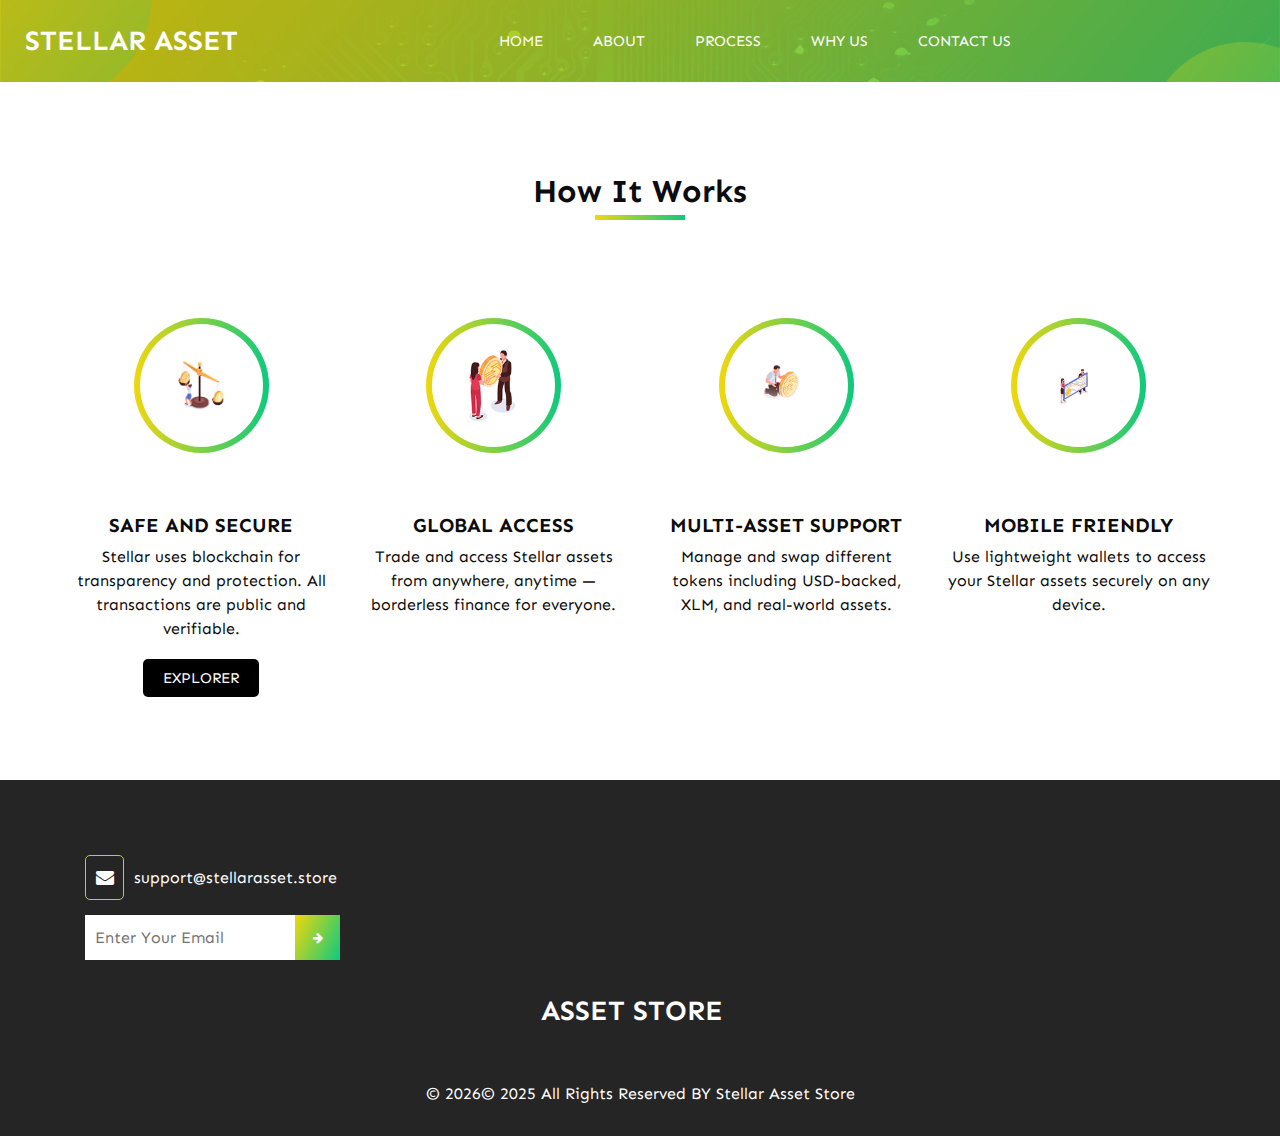
<file: process.html>
<!DOCTYPE html>
<html>

<head>
  <!-- Basic -->
  <meta charset="utf-8" />
  <meta http-equiv="X-UA-Compatible" content="IE=edge" />
  <!-- Mobile Metas -->
  <meta name="viewport" content="width=device-width, initial-scale=1, shrink-to-fit=no" />
  <!-- Site Metas -->
  <meta name="keywords" content="" />
  <meta name="description" content="" />
  <meta name="author" content="" />

  <title>STELLAR ASSET</title>


  <!-- bootstrap core css -->
  <link rel="stylesheet" type="text/css" href="css/bootstrap.css" />

  <!-- fonts style -->
  <link href="https://fonts.googleapis.com/css2?family=Sen:wght@400;700&display=swap" rel="stylesheet">

  <!-- font awesome style -->
  <link href="css/font-awesome.min.css" rel="stylesheet" />

  <!-- Custom styles for this template -->
  <link href="css/style.css" rel="stylesheet" />
  <!-- responsive style -->
  <link href="css/responsive.css" rel="stylesheet" />

</head>

<body class="sub_page">

  <div class="hero_area">
    <!-- header section strats -->
    <header class="header_section">
      <div class="container-fluid">
        <nav class="navbar navbar-expand-lg custom_nav-container ">
          <a class="navbar-brand" href="index.html">
            <span>
              STELLAR ASSET
            </span>
          </a>

          <button class="navbar-toggler" type="button" data-toggle="collapse" data-target="#navbarSupportedContent" aria-controls="navbarSupportedContent" aria-expanded="false" aria-label="Toggle navigation">
            <span class=""> </span>
          </button>

          <div class="collapse navbar-collapse" id="navbarSupportedContent">
            <ul class="navbar-nav  ">
              <li class="nav-item ">
                <a class="nav-link" href="index.html">Home <span class="sr-only">(current)</span></a>
              </li>
              <li class="nav-item">
                <a class="nav-link" href="about.html"> About</a>
              </li>
              <li class="nav-item active">
                <a class="nav-link" href="process.html">Process </a>
              </li>
              <li class="nav-item">
                <a class="nav-link" href="why.html">Why Us</a>
              </li>
              <li class="nav-item">
                <a class="nav-link" href="contact.html">Contact Us</a>
              </li>
            </ul>
            
          </div>
        </nav>
      </div>
    </header>
    <!-- end header section -->
  </div>

  <!-- process section -->

  <section class="process_section layout_padding">
    <div class="container ">
      <div class="heading_container heading_center">
        <h2>
         How It Works 
        </h2>
      </div>
      <div class="row">
        <div class="col-md-6 col-lg-3">
          <div class="box ">
            <div class="img_container">
              <div class="img-box">
                <img src="images/p1.jpg" alt="">
              </div>
            </div>
            <div class="detail-box">
              <h5>
                Safe And Secure
              </h5>
              <p>
                Stellar uses blockchain for transparency and protection. All transactions are public and verifiable.
              </p>
              <a href="https://stellar.expert/">
                Explorer
              </a>
            </div>
          </div>
        </div>
        <div class="col-md-6 col-lg-3">
          <div class="box ">
            <div class="img_container">
              <div class="img-box">
                <img src="images/p2.jpg" alt="">
              </div>
            </div>
            <div class="detail-box">
              <h5>
                GLOBAL ACCESS
              </h5>
              <p>
                Trade and access Stellar assets from anywhere, anytime — borderless finance for everyone.
              </p>
              
            </div>
          </div>
        </div>
        <div class="col-md-6 col-lg-3">
          <div class="box ">
            <div class="img_container">
              <div class="img-box">
                <img src="images/p3.jpg" alt="">
              </div>
            </div>
            <div class="detail-box">
              <h5>
                MULTI-ASSET SUPPORT
              </h5>
              <p>
                Manage and swap different tokens including USD-backed, XLM, and real-world assets.
              </p>
              
            </div>
          </div>
        </div>
        <div class="col-md-6 col-lg-3">
          <div class="box ">
            <div class="img_container">
              <div class="img-box">
                <img src="images/p4.jpg" alt="">
              </div>
            </div>
            <div class="detail-box">
              <h5>
                MOBILE FRIENDLY
              </h5>
              <p>
                Use lightweight wallets to access your Stellar assets securely on any device.
              </p>
              
            </div>
          </div>
        </div>
      </div>
    </div>
  </section>

  <!-- end process section -->

  <!-- info section -->

  <section class="info_section ">
    <div class="info_container ">
      <div class="container">
        <div class="row">
          <div class="col-lg-9">
            <div class="info_contact ">
              <div class="row">
                </div>
                <div class="col-md-4">
                  <a href="#" class="link-box">
                    <i class="fa fa-envelope" aria-hidden="true"></i>
                    <span>
                      support@stellarasset.store
                    </span>
                  </a>
                </div>
              </div>
            </div>
          </div>
          <div class="col-md-3">
            <div class="info_form ">
              <form action="">
                <input type="email" placeholder="Enter Your Email" />
                <button>
                  <i class="fa fa-arrow-right" aria-hidden="true"></i>
                </button>
              </form>
            </div>
          </div>
        </div>
        <div class="info_logo">
          <a class="navbar-brand" href="index.html">
            <span>
              Asset Store
            </span>
          </a>
        </div>
      </div>
    </div>
  </section>

  <!-- end info section -->


  <!-- footer section -->
  <section class="footer_section">
    <div class="container">
      <p>
        &copy; <span id="displayYear"></span>© 2025 All Rights Reserved BY
        <a href=""> Stellar Asset Store</a>
      </p>
    </div>
  </section>
  <!-- footer section -->

  <!-- jQery -->
  <script type="text/javascript" src="js/jquery-3.4.1.min.js"></script>
  <!-- popper js -->
  <script src="https://cdn.jsdelivr.net/npm/popper.js@1.16.0/dist/umd/popper.min.js" integrity="sha384-Q6E9RHvbIyZFJoft+2mJbHaEWldlvI9IOYy5n3zV9zzTtmI3UksdQRVvoxMfooAo" crossorigin="anonymous">
  </script>
  <!-- bootstrap js -->
  <script type="text/javascript" src="js/bootstrap.js"></script>
  <!-- custom js -->
  <script type="text/javascript" src="js/custom.js"></script>

</body>

</html>
</file>
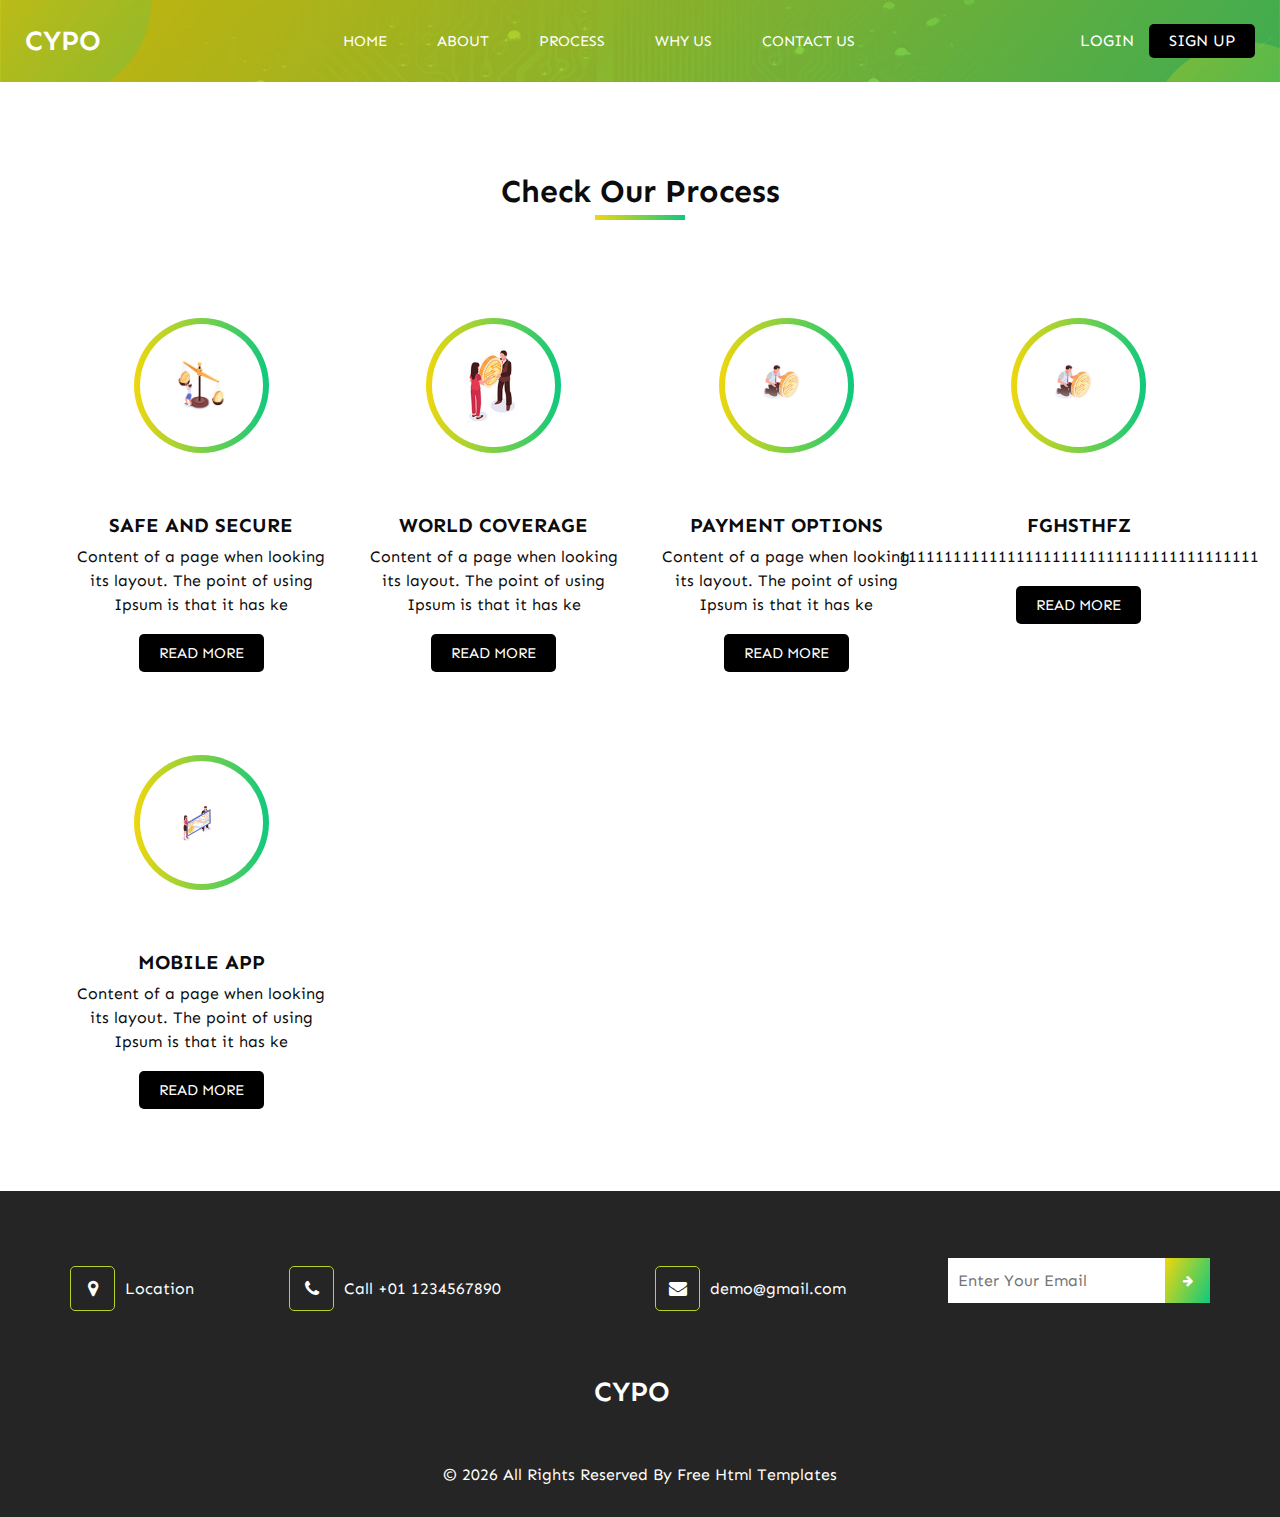
<file: Store.html>
<html>

<head>
  <!-- Basic -->
  <meta charset="utf-8" />
  <meta http-equiv="X-UA-Compatible" content="IE=edge" />
  <!-- Mobile Metas -->
  <meta name="viewport" content="width=device-width, initial-scale=1, shrink-to-fit=no" />
  <!-- Site Metas -->
  <meta name="keywords" content="" />
  <meta name="description" content="" />
  <meta name="author" content="" />

  <title>Cypo</title>


  <!-- bootstrap core css -->
  <link rel="stylesheet" type="text/css" href="css/bootstrap.css" />

  <!-- fonts style -->
  <link href="https://fonts.googleapis.com/css2?family=Sen:wght@400;700&display=swap" rel="stylesheet">

  <!-- font awesome style -->
  <link href="css/font-awesome.min.css" rel="stylesheet" />

  <!-- Custom styles for this template -->
  <link href="css/style.css" rel="stylesheet" />
  <!-- responsive style -->
  <link href="css/responsive.css" rel="stylesheet" />

</head>

<body class="sub_page">

  <div class="hero_area">
    <!-- header section strats -->
    <header class="header_section">
      <div class="container-fluid">
        <nav class="navbar navbar-expand-lg custom_nav-container ">
          <a class="navbar-brand" href="index.html">
            <span>
              Cypo
            </span>
          </a>

          <button class="navbar-toggler" type="button" data-toggle="collapse" data-target="#navbarSupportedContent" aria-controls="navbarSupportedContent" aria-expanded="false" aria-label="Toggle navigation">
            <span class=""> </span>
          </button>

          <div class="collapse navbar-collapse" id="navbarSupportedContent">
            <ul class="navbar-nav  ">
              <li class="nav-item ">
                <a class="nav-link" href="index.html">Home <span class="sr-only">(current)</span></a>
              </li>
              <li class="nav-item">
                <a class="nav-link" href="about.html"> About</a>
              </li>
              <li class="nav-item active">
                <a class="nav-link" href="process.html">Process </a>
              </li>
              <li class="nav-item">
                <a class="nav-link" href="why.html">Why Us</a>
              </li>
              <li class="nav-item">
                <a class="nav-link" href="contact.html">Contact Us</a>
              </li>
            </ul>
            <div class="quote_btn-container">
              <a class="" href="#"> Login</a>
              <a href="" class="quote_btn">
                Sign Up
              </a>
            </div>
          </div>
        </nav>
      </div>
    </header>
    <!-- end header section -->
  </div>

  <!-- process section -->

  <section class="process_section layout_padding">
    <div class="container ">
      <div class="heading_container heading_center">
        <h2>
          Check Our Process
        </h2>
      </div>
      <div class="row">
        <div class="col-md-6 col-lg-3">
          <div class="box ">
            <div class="img_container">
              <div class="img-box">
                <img src="images/p1.jpg" alt="">
              </div>
            </div>
            <div class="detail-box">
              <h5>
                Safe And Secure
              </h5>
              <p>
                Content of a page when looking
                its layout. The point of using
                Ipsum is that it has ke
              </p>
              <a href="">
                Read More
              </a>
            </div>
          </div>
        </div>
        <div class="col-md-6 col-lg-3">
          <div class="box ">
            <div class="img_container">
              <div class="img-box">
                <img src="images/p2.jpg" alt="">
              </div>
            </div>
            <div class="detail-box">
              <h5>
                World Coverage
              </h5>
              <p>
                Content of a page when looking
                its layout. The point of using
                Ipsum is that it has ke
              </p>
              <a href="">
                Read More
              </a>
            </div>
          </div>
        </div>
        <div class="col-md-6 col-lg-3">
          <div class="box ">
            <div class="img_container">
              <div class="img-box">
                <img src="images/p3.jpg" alt="">
              </div>
            </div>
            <div class="detail-box">
              <h5>
                Payment Options
              </h5>
              <p>
                Content of a page when looking
                its layout. The point of using
                Ipsum is that it has ke
              </p>
              <a href="">
                Read More
              </a>
            </div>
          </div>
        </div>
		<div class="col-md-6 col-lg-3">
          <div class="box ">
            <div class="img_container">
              <div class="img-box">
                <img src="images/p3.jpg" alt="">
              </div>
            </div>
            <div class="detail-box">
              <h5>
                FGHSTHFZ
              </h5>
              <p>
                1111111111111111111111111111111111111111
              </p>
              <a href="">
                Read More
              </a>
            </div>
          </div>
        </div>
        <div class="col-md-6 col-lg-3">
          <div class="box ">
            <div class="img_container">
              <div class="img-box">
                <img src="images/p4.jpg" alt="">
              </div>
            </div>
            <div class="detail-box">
              <h5>
                Mobile App
              </h5>
              <p>
                Content of a page when looking
                its layout. The point of using
                Ipsum is that it has ke
              </p>
              <a href="">
                Read More
              </a>
            </div>
          </div>
        </div>
      </div>
    </div>
  </section>

  <!-- end process section -->

  <!-- info section -->

  <section class="info_section ">
    <div class="info_container ">
      <div class="container">
        <div class="row">
          <div class="col-lg-9">
            <div class="info_contact ">
              <div class="row">
                <div class="col-md-3">
                  <a href="#" class="link-box">
                    <i class="fa fa-map-marker" aria-hidden="true"></i>
                    <span>
                      Location
                    </span>
                  </a>
                </div>
                <div class="col-md-5">
                  <a href="#" class="link-box">
                    <i class="fa fa-phone" aria-hidden="true"></i>
                    <span>
                      Call +01 1234567890
                    </span>
                  </a>
                </div>
                <div class="col-md-4">
                  <a href="#" class="link-box">
                    <i class="fa fa-envelope" aria-hidden="true"></i>
                    <span>
                      demo@gmail.com
                    </span>
                  </a>
                </div>
              </div>
            </div>
          </div>
          <div class="col-md-3">
            <div class="info_form ">
              <form action="">
                <input type="email" placeholder="Enter Your Email" />
                <button>
                  <i class="fa fa-arrow-right" aria-hidden="true"></i>
                </button>
              </form>
            </div>
          </div>
        </div>
        <div class="info_logo">
          <a class="navbar-brand" href="index.html">
            <span>
              Cypo
            </span>
          </a>
        </div>
      </div>
    </div>
  </section>

  <!-- end info section -->


  <!-- footer section -->
  <section class="footer_section">
    <div class="container">
      <p>
        &copy; <span id="displayYear"></span> All Rights Reserved By
        <a href="https://html.design/">Free Html Templates</a>
      </p>
    </div>
  </section>
  <!-- footer section -->

  <!-- jQery -->
  <script type="text/javascript" src="js/jquery-3.4.1.min.js"></script>
  <!-- popper js -->
  <script src="https://cdn.jsdelivr.net/npm/popper.js@1.16.0/dist/umd/popper.min.js" integrity="sha384-Q6E9RHvbIyZFJoft+2mJbHaEWldlvI9IOYy5n3zV9zzTtmI3UksdQRVvoxMfooAo" crossorigin="anonymous">
  </script>
  <!-- bootstrap js -->
  <script type="text/javascript" src="js/bootstrap.js"></script>
  <!-- custom js -->
  <script type="text/javascript" src="js/custom.js"></script>

</body>

</html>
</file>
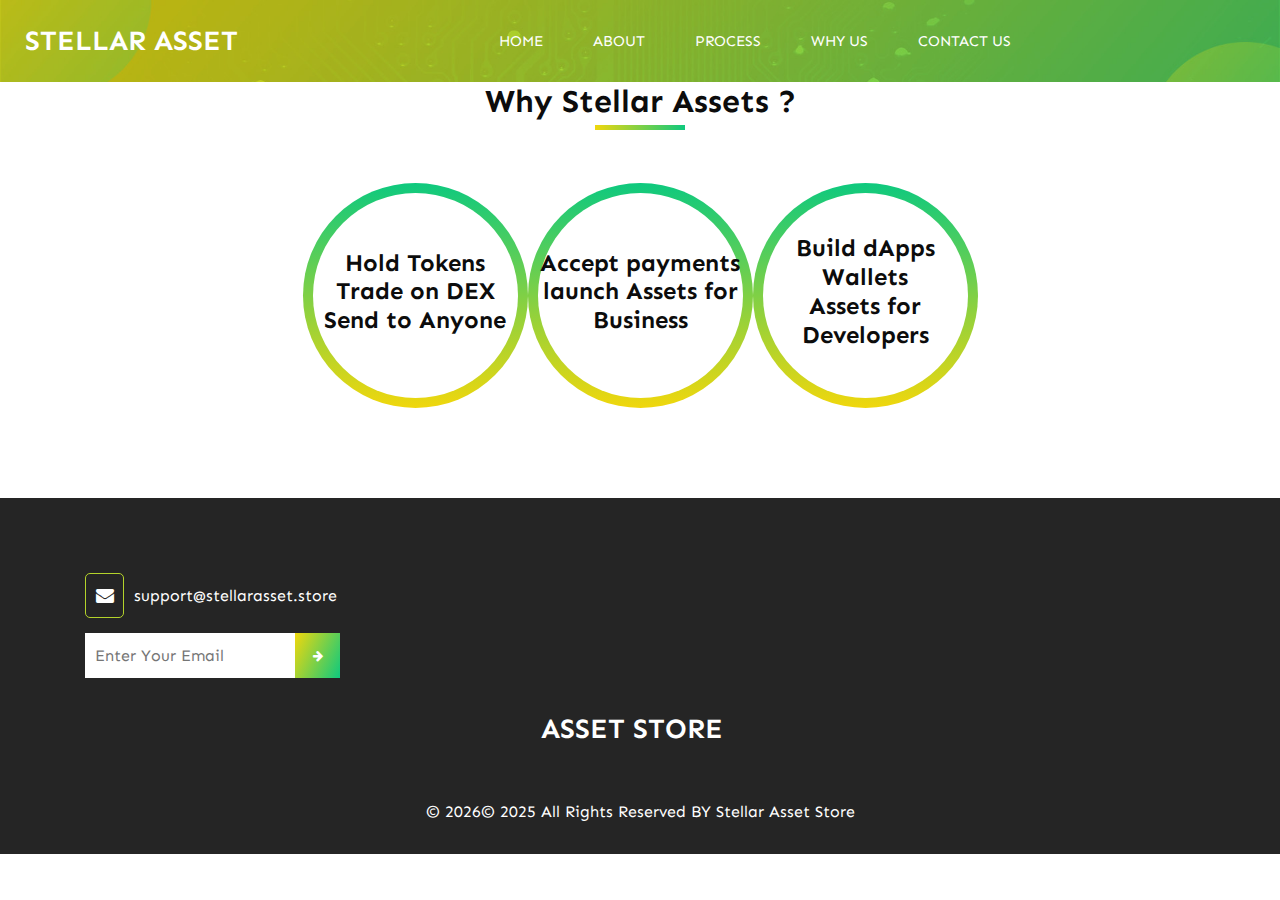
<file: why.html>
<!DOCTYPE html>
<html>

<head>
  <!-- Basic -->
  <meta charset="utf-8" />
  <meta http-equiv="X-UA-Compatible" content="IE=edge" />
  <!-- Mobile Metas -->
  <meta name="viewport" content="width=device-width, initial-scale=1, shrink-to-fit=no" />
  <!-- Site Metas -->
  <meta name="keywords" content="" />
  <meta name="description" content="" />
  <meta name="author" content="" />

  <title>STELLAR ASSET</title>


  <!-- bootstrap core css -->
  <link rel="stylesheet" type="text/css" href="css/bootstrap.css" />

  <!-- fonts style -->
  <link href="https://fonts.googleapis.com/css2?family=Sen:wght@400;700&display=swap" rel="stylesheet">

  <!-- font awesome style -->
  <link href="css/font-awesome.min.css" rel="stylesheet" />

  <!-- Custom styles for this template -->
  <link href="css/style.css" rel="stylesheet" />
  <!-- responsive style -->
  <link href="css/responsive.css" rel="stylesheet" />

</head>

<body class="sub_page">

  <div class="hero_area">
    <!-- header section strats -->
    <header class="header_section">
      <div class="container-fluid">
        <nav class="navbar navbar-expand-lg custom_nav-container ">
          <a class="navbar-brand" href="index.html">
            <span>
              STELLAR ASSET
            </span>
          </a>

          <button class="navbar-toggler" type="button" data-toggle="collapse" data-target="#navbarSupportedContent" aria-controls="navbarSupportedContent" aria-expanded="false" aria-label="Toggle navigation">
            <span class=""> </span>
          </button>

          <div class="collapse navbar-collapse" id="navbarSupportedContent">
            <ul class="navbar-nav  ">
              <li class="nav-item active">
                <a class="nav-link" href="index.html">Home <span class="sr-only">(current)</span></a>
              </li>
              <li class="nav-item">
                <a class="nav-link" href="about.html"> About</a>
              </li>
              <li class="nav-item">
                <a class="nav-link" href="process.html">Process </a>
              </li>
              <li class="nav-item">
                <a class="nav-link" href="why.html">Why Us</a>
              </li>
              <li class="nav-item">
                <a class="nav-link" href="contact.html">Contact Us</a>
              </li>
            </ul>
            
          </div>
        </nav>
      </div>
    </header>
    <!-- end header section -->
  </div>


  <!-- why section -->

  <section class="why_section layout_padding-bottom">
    <div class="container">
      <div class="heading_container heading_center">
        <h2>
          Why Stellar Assets ?
        </h2>
      </div>
      <div class="why_container">
        <div class="box">
          <div class="detail-box">
            <h4>
              Hold Tokens <br> Trade on DEX <br>
              Send to Anyone
            </h4>
          </div>
        </div>
        <div class="box">
          <div class="detail-box">
            <h4>
              Accept payments <br> launch Assets for <br>
              Business

            </h4>
          </div>
        </div>
        <div class="box">
          <div class="detail-box">
            <h4>
              Build dApps <br> Wallets <br> Assets for <br>
              Developers
            </h4>
          </div>
        </div>
      </div>
      
    </div>
  </section>

  <!-- end why section -->

  <!-- info section -->

  <section class="info_section ">
    <div class="info_container ">
      <div class="container">
        <div class="row">
          <div class="col-lg-9">
            <div class="info_contact ">
              <div class="row">
                </div>
                <div class="col-md-4">
                  <a href="#" class="link-box">
                    <i class="fa fa-envelope" aria-hidden="true"></i>
                    <span>
                      support@stellarasset.store
                    </span>
                  </a>
                </div>
              </div>
            </div>
          </div>
          <div class="col-md-3">
            <div class="info_form ">
              <form action="">
                <input type="email" placeholder="Enter Your Email" />
                <button>
                  <i class="fa fa-arrow-right" aria-hidden="true"></i>
                </button>
              </form>
            </div>
          </div>
        </div>
        <div class="info_logo">
          <a class="navbar-brand" href="index.html">
            <span>
              Asset Store
            </span>
          </a>
        </div>
      </div>
    </div>
  </section>

  <!-- end info section -->


  <!-- footer section -->
  <section class="footer_section">
    <div class="container">
      <p>
        &copy; <span id="displayYear"></span>© 2025 All Rights Reserved BY
        <a href=""> Stellar Asset Store</a>
      </p>
    </div>
  </section>
  <!-- footer section -->

  <!-- jQery -->
  <script type="text/javascript" src="js/jquery-3.4.1.min.js"></script>
  <!-- popper js -->
  <script src="https://cdn.jsdelivr.net/npm/popper.js@1.16.0/dist/umd/popper.min.js" integrity="sha384-Q6E9RHvbIyZFJoft+2mJbHaEWldlvI9IOYy5n3zV9zzTtmI3UksdQRVvoxMfooAo" crossorigin="anonymous">
  </script>
  <!-- bootstrap js -->
  <script type="text/javascript" src="js/bootstrap.js"></script>
  <!-- custom js -->
  <script type="text/javascript" src="js/custom.js"></script>

</body>

</html>
</file>
<file: css/style.css>
body {
  font-family: "Sen", sans-serif;
  color: #0c0c0c;
  background-color: #ffffff;
  overflow-x: hidden;
}

.layout_padding {
  padding: 90px 0;
}

.layout_padding2 {
  padding: 75px 0;
}

.layout_padding2-top {
  padding-top: 75px;
}

.layout_padding2-bottom {
  padding-bottom: 75px;
}

.layout_padding-top {
  padding-top: 90px;
}

.layout_padding-bottom {
  padding-bottom: 90px;
}

.heading_container {
  display: -webkit-box;
  display: -ms-flexbox;
  display: flex;
  -webkit-box-orient: vertical;
  -webkit-box-direction: normal;
      -ms-flex-direction: column;
          flex-direction: column;
  -webkit-box-align: start;
      -ms-flex-align: start;
          align-items: flex-start;
}

.heading_container h2 {
  position: relative;
  font-weight: bold;
}

.heading_container h2 span {
  color: #f07b26;
}

.heading_container.heading_center {
  -webkit-box-align: center;
      -ms-flex-align: center;
          align-items: center;
  text-align: center;
}

a,
a:hover,
a:focus {
  text-decoration: none;
}

a:hover,
a:focus {
  color: initial;
}

.btn,
.btn:focus {
  outline: none !important;
  -webkit-box-shadow: none;
          box-shadow: none;
}

/*header section*/
.hero_area {
  position: relative;
  height: 100vh;
  display: -webkit-box;
  display: -ms-flexbox;
  display: flex;
  -webkit-box-orient: vertical;
  -webkit-box-direction: normal;
      -ms-flex-direction: column;
          flex-direction: column;
  background-image: url(../images/hero-bg.jpg);
  background-size: cover;
}

.sub_page .hero_area {
  height: auto;
}

.header_section {
  padding: 15px 0;
}

.header_section .container-fluid {
  padding-right: 25px;
  padding-left: 25px;
}

.navbar-brand span {
  color: #ffffff;
  font-weight: 600;
  font-size: 28px;
  text-transform: uppercase;
}

.custom_nav-container {
  padding: 0;
}

.custom_nav-container .navbar-nav {
  margin: auto;
}

.custom_nav-container .navbar-nav .nav-item .nav-link {
  padding: 10px 25px;
  color: #ffffff;
  text-align: center;
  text-transform: uppercase;
  font-size: 15px;
  -webkit-transition: all 0.3s;
  transition: all 0.3s;
}

.custom_nav-container .nav_search-btn {
  width: 35px;
  height: 35px;
  padding: 0;
  border: none;
  color: #000000;
}

.custom_nav-container .nav_search-btn:hover {
  color: #000000;
}

.custom_nav-container .navbar-toggler {
  outline: none;
}

.custom_nav-container .navbar-toggler {
  padding: 0;
  width: 37px;
  height: 42px;
  -webkit-transition: all 0.3s;
  transition: all 0.3s;
}

.custom_nav-container .navbar-toggler span {
  display: block;
  width: 35px;
  height: 4px;
  background-color: #ffffff;
  margin: 7px 0;
  -webkit-transition: all 0.3s;
  transition: all 0.3s;
  position: relative;
  border-radius: 5px;
  transition: all 0.3s;
}

.custom_nav-container .navbar-toggler span::before, .custom_nav-container .navbar-toggler span::after {
  content: "";
  position: absolute;
  left: 0;
  height: 100%;
  width: 100%;
  background-color: #ffffff;
  top: -10px;
  border-radius: 5px;
  -webkit-transition: all 0.3s;
  transition: all 0.3s;
}

.custom_nav-container .navbar-toggler span::after {
  top: 10px;
}

.custom_nav-container .navbar-toggler[aria-expanded="true"] {
  -webkit-transform: rotate(360deg);
          transform: rotate(360deg);
}

.custom_nav-container .navbar-toggler[aria-expanded="true"] span {
  -webkit-transform: rotate(45deg);
          transform: rotate(45deg);
}

.custom_nav-container .navbar-toggler[aria-expanded="true"] span::before, .custom_nav-container .navbar-toggler[aria-expanded="true"] span::after {
  -webkit-transform: rotate(90deg);
          transform: rotate(90deg);
  top: 0;
}

.custom_nav-container .navbar-toggler[aria-expanded="true"] .s-1 {
  -webkit-transform: rotate(45deg);
          transform: rotate(45deg);
  margin: 0;
  margin-bottom: -4px;
}

.custom_nav-container .navbar-toggler[aria-expanded="true"] .s-2 {
  display: none;
}

.custom_nav-container .navbar-toggler[aria-expanded="true"] .s-3 {
  -webkit-transform: rotate(-45deg);
          transform: rotate(-45deg);
  margin: 0;
  margin-top: -4px;
}

.custom_nav-container .navbar-toggler[aria-expanded="false"] .s-1,
.custom_nav-container .navbar-toggler[aria-expanded="false"] .s-2,
.custom_nav-container .navbar-toggler[aria-expanded="false"] .s-3 {
  -webkit-transform: none;
          transform: none;
}

.quote_btn-container {
  display: -webkit-box;
  display: -ms-flexbox;
  display: flex;
  -webkit-box-align: center;
      -ms-flex-align: center;
          align-items: center;
}

.quote_btn-container a {
  color: #ffffff;
  text-transform: uppercase;
}

.quote_btn-container .quote_btn {
  display: inline-block;
  padding: 5px 20px;
  background-color: #000000;
  color: #ffffff;
  border-radius: 5px;
  border: none;
  -webkit-transition: all 0.3s;
  transition: all 0.3s;
  margin-left: 15px;
}

.quote_btn-container .quote_btn:hover {
  -webkit-transform: translateY(-5px);
          transform: translateY(-5px);
  -webkit-box-shadow: 1px 2px 5px 0 rgba(0, 0, 0, 0.25);
          box-shadow: 1px 2px 5px 0 rgba(0, 0, 0, 0.25);
}

/*end header section*/
/* slider section */
.slider_section {
  -webkit-box-flex: 1;
      -ms-flex: 1;
          flex: 1;
  display: -webkit-box;
  display: -ms-flexbox;
  display: flex;
  -webkit-box-align: center;
      -ms-flex-align: center;
          align-items: center;
  padding-bottom: 75px;
}

.slider_section .detail-box {
  text-align: center;
  color: #ffffff;
}

.slider_section .detail-box h1 {
  text-transform: uppercase;
  margin-bottom: 0;
}

.slider_section .detail-box a {
  margin-top: 45px;
  display: inline-block;
  padding: 10px 35px;
  background-color: #ffffff;
  color: #000000;
  border-radius: 0;
  border: none;
  -webkit-transition: all 0.3s;
  transition: all 0.3s;
}

.slider_section .detail-box a:hover {
  -webkit-transform: translateY(-5px);
          transform: translateY(-5px);
  -webkit-box-shadow: 1px 2px 5px 0 rgba(0, 0, 0, 0.25);
          box-shadow: 1px 2px 5px 0 rgba(0, 0, 0, 0.25);
}

.slider_section .secondary_heading {
  margin-top: 15px;
  margin-bottom: 25px;
}

.slider_section .box_container {
  display: -webkit-box;
  display: -ms-flexbox;
  display: flex;
  -webkit-box-pack: center;
      -ms-flex-pack: center;
          justify-content: center;
}

.slider_section .box {
  display: -webkit-box;
  display: -ms-flexbox;
  display: flex;
  -webkit-box-orient: vertical;
  -webkit-box-direction: normal;
      -ms-flex-direction: column;
          flex-direction: column;
  -webkit-box-align: center;
      -ms-flex-align: center;
          align-items: center;
  margin: 0 7px;
}

.slider_section .box .num-box {
  width: 65px;
  height: 65px;
  background-color: #000000;
  border: 1px solid #ffffff;
  border-radius: 5px;
  color: #ffffff;
  display: -webkit-box;
  display: -ms-flexbox;
  display: flex;
  -webkit-box-pack: center;
      -ms-flex-pack: center;
          justify-content: center;
  -webkit-box-align: center;
      -ms-flex-align: center;
          align-items: center;
  font-size: 24px;
  font-weight: bold;
}

.slider_section .box h5 {
  margin: 0;
  margin-top: 15px;
  text-transform: uppercase;
}

.subscribe_section .form_container {
  background-color: #ffffff;
  margin-top: -75px;
  position: relative;
  padding: 25px 45px;
  -webkit-box-shadow: 0 0 10px 3px rgba(0, 0, 0, 0.25);
          box-shadow: 0 0 10px 3px rgba(0, 0, 0, 0.25);
}

.subscribe_section h5 {
  font-weight: bold;
}

.subscribe_section form {
  display: -webkit-box;
  display: -ms-flexbox;
  display: flex;
  -webkit-box-align: stretch;
      -ms-flex-align: stretch;
          align-items: stretch;
}

.subscribe_section form input {
  -webkit-box-flex: 1;
      -ms-flex: 1;
          flex: 1;
  border: none;
  height: 45px;
  min-height: 45px;
  padding-left: 25px;
  border: 1px solid #ccc;
  outline: none;
  color: #101010;
}

.subscribe_section form button {
  height: 45px;
  margin-left: 10px;
  display: inline-block;
  padding: 10px 45px;
  background-color: #000000;
  color: #ffffff;
  border-radius: 0px;
  border: none;
  -webkit-transition: all 0.3s;
  transition: all 0.3s;
}

.subscribe_section form button:hover {
  -webkit-transform: translateY(-5px);
          transform: translateY(-5px);
  -webkit-box-shadow: 1px 2px 5px 0 rgba(0, 0, 0, 0.25);
          box-shadow: 1px 2px 5px 0 rgba(0, 0, 0, 0.25);
}

.process_section {
  position: relative;
}

.process_section .heading_container h2 {
  text-transform: none;
  padding-bottom: 10px;
}

.process_section .heading_container h2::before {
  content: "";
  position: absolute;
  bottom: 0;
  left: 50%;
  width: 90px;
  height: 5px;
  background: -webkit-gradient(linear, left top, right top, from(#f0d70d), to(#0ec97e));
  background: linear-gradient(to right, #f0d70d, #0ec97e);
  -webkit-transform: translateX(-50%);
          transform: translateX(-50%);
}

.process_section .box {
  display: -webkit-box;
  display: -ms-flexbox;
  display: flex;
  -webkit-box-orient: vertical;
  -webkit-box-direction: normal;
      -ms-flex-direction: column;
          flex-direction: column;
  -webkit-box-align: center;
      -ms-flex-align: center;
          align-items: center;
  margin-top: 45px;
  text-align: center;
}

.process_section .box .img_container {
  background: -webkit-gradient(linear, left top, right top, from(#f0d70d), to(#0ec97e));
  background: linear-gradient(to right, #f0d70d, #0ec97e);
  width: 225px;
  height: 225px;
  border-radius: 100%;
  padding: 10px;
  -webkit-transform: scale(0.6);
          transform: scale(0.6);
  -webkit-transition: all 0.3s;
  transition: all 0.3s;
}

.process_section .box .img-box {
  background-color: #ffffff;
  width: 100%;
  height: 100%;
  display: -webkit-box;
  display: -ms-flexbox;
  display: flex;
  -webkit-box-pack: center;
      -ms-flex-pack: center;
          justify-content: center;
  -webkit-box-align: center;
      -ms-flex-align: center;
          align-items: center;
  border-radius: 100%;
}

.process_section .box .img-box img {
  min-width: 55px;
  width: 90px;
  height: auto;
}

.process_section .box .detail-box {
  margin-top: 15px;
}

.process_section .box .detail-box h5 {
  font-weight: bold;
  text-transform: uppercase;
}

.process_section .box .detail-box p {
  margin-bottom: 25px;
}

.process_section .box .detail-box a {
  padding: 10px 20px;
  background-color: #000000;
  color: #ffffff;
  border-radius: 5px;
  text-transform: uppercase;
  font-size: 15px;
}

.process_section .box .detail-box a:hover {
  background: -webkit-gradient(linear, left top, right top, from(#f0d70d), to(#0ec97e));
  background: linear-gradient(to right, #f0d70d, #0ec97e);
}

.process_section .box:hover .img_container {
  -webkit-transform: scale(1);
          transform: scale(1);
}

.about_section {
  background: -webkit-gradient(linear, left top, right top, from(#f0d70d), to(#0ec97e));
  background: linear-gradient(to right, #f0d70d, #0ec97e);
}

.about_section .row {
  -webkit-box-align: center;
      -ms-flex-align: center;
          align-items: center;
}

.about_section .img-box {
  position: relative;
}

.about_section .img-box img {
  max-width: 100%;
  position: relative;
  z-index: 2;
}

.about_section .detail-box {
  color: #ffffff;
  padding: 45px 0;
}

.about_section .detail-box p {
  margin-top: 15px;
}

.about_section .detail-box a {
  display: inline-block;
  padding: 10px 45px;
  background-color: #ffffff;
  color: #000000;
  border-radius: 0px;
  border: none;
  -webkit-transition: all 0.3s;
  transition: all 0.3s;
  margin-top: 15px;
}

.about_section .detail-box a:hover {
  -webkit-transform: translateY(-5px);
          transform: translateY(-5px);
  -webkit-box-shadow: 1px 2px 5px 0 rgba(0, 0, 0, 0.25);
          box-shadow: 1px 2px 5px 0 rgba(0, 0, 0, 0.25);
}

.invt_section .heading_container h2 {
  padding-top: 15px;
}

.invt_section .heading_container h2::before {
  content: "";
  position: absolute;
  top: 0;
  left: 0;
  width: 90px;
  height: 5px;
  background: -webkit-gradient(linear, left top, right top, from(#f0d70d), to(#0ec97e));
  background: linear-gradient(to right, #f0d70d, #0ec97e);
}

.invt_section .row {
  -webkit-box-align: center;
      -ms-flex-align: center;
          align-items: center;
}

.invt_section .detail-box p {
  margin-top: 15px;
}

.invt_section .detail-box a {
  display: inline-block;
  padding: 10px 35px;
  background-color: #ffffff;
  color: #000000;
  border-radius: 0px;
  border: none;
  -webkit-transition: all 0.3s;
  transition: all 0.3s;
  -webkit-box-shadow: 0 3px 5px 0 rgba(0, 0, 0, 0.25);
          box-shadow: 0 3px 5px 0 rgba(0, 0, 0, 0.25);
  margin-top: 15px;
}

.invt_section .detail-box a:hover {
  -webkit-transform: translateY(-5px);
          transform: translateY(-5px);
  -webkit-box-shadow: 1px 2px 5px 0 rgba(0, 0, 0, 0.25);
          box-shadow: 1px 2px 5px 0 rgba(0, 0, 0, 0.25);
}

.invt_section .img-box img {
  width: 100%;
}

.why_section .heading_container {
  margin-bottom: 45px;
}

.why_section .heading_container h2 {
  padding-bottom: 10px;
}

.why_section .heading_container h2::before {
  content: "";
  position: absolute;
  bottom: 0;
  left: 50%;
  width: 90px;
  height: 5px;
  background: -webkit-gradient(linear, left top, right top, from(#f0d70d), to(#0ec97e));
  background: linear-gradient(to right, #f0d70d, #0ec97e);
  -webkit-transform: translateX(-50%);
          transform: translateX(-50%);
}

.why_section .why_container {
  display: -webkit-box;
  display: -ms-flexbox;
  display: flex;
  -webkit-box-pack: center;
      -ms-flex-pack: center;
          justify-content: center;
  -ms-flex-wrap: wrap;
      flex-wrap: wrap;
}

.why_section .why_container .box {
  width: 225px;
  height: 225px;
  background: -webkit-gradient(linear, left bottom, left top, from(#f0d70d), to(#0ec97e));
  background: linear-gradient(to top, #f0d70d, #0ec97e);
  border-radius: 100%;
  padding: 10px;
}

.why_section .why_container .box .detail-box {
  width: 100%;
  height: 100%;
  background-color: #ffffff;
  border-radius: 100%;
  display: -webkit-box;
  display: -ms-flexbox;
  display: flex;
  -webkit-box-pack: center;
      -ms-flex-pack: center;
          justify-content: center;
  -webkit-box-align: center;
      -ms-flex-align: center;
          align-items: center;
  text-align: center;
}

.why_section .why_container .box .detail-box h4 {
  font-weight: bold;
  -webkit-transition: all 0.3s;
  transition: all 0.3s;
}

.why_section .why_container .box:hover .detail-box h4 {
  background: -webkit-gradient(linear, left top, right top, from(#f0d70d), to(#0ec97e));
  background: linear-gradient(to right, #f0d70d, #0ec97e);
  -webkit-background-clip: text;
  -webkit-text-fill-color: transparent;
}

.why_section .btn-box {
  display: -webkit-box;
  display: -ms-flexbox;
  display: flex;
  -webkit-box-pack: center;
      -ms-flex-pack: center;
          justify-content: center;
  margin-top: 45px;
}

.why_section .btn-box a {
  display: inline-block;
  padding: 8px 25px;
  background-color: #ffffff;
  color: #000000;
  border-radius: 0;
  border: none;
  -webkit-transition: all 0.3s;
  transition: all 0.3s;
  -webkit-box-shadow: 0 3px 5px 0 rgba(0, 0, 0, 0.25);
          box-shadow: 0 3px 5px 0 rgba(0, 0, 0, 0.25);
}

.why_section .btn-box a:hover {
  -webkit-transform: translateY(-5px);
          transform: translateY(-5px);
  -webkit-box-shadow: 1px 2px 5px 0 rgba(0, 0, 0, 0.25);
          box-shadow: 1px 2px 5px 0 rgba(0, 0, 0, 0.25);
}

.contact_section {
  position: relative;
  color: #ffffff;
}

.contact_section h2 {
  margin-bottom: 25px;
}

.contact_section .row {
  -webkit-box-align: center;
      -ms-flex-align: center;
          align-items: center;
}

.contact_section .form_container {
  background-image: url(../images/contact-bg.jpg);
  background-size: cover;
  padding: 45px 45px 45px 0;
}

.contact_section .form_container input {
  width: 100%;
  border: none;
  height: 50px;
  margin-bottom: 25px;
  padding-left: 15px;
  outline: none;
  color: #101010;
  -webkit-box-shadow: 0 0 25px 0 rgba(0, 0, 0, 0.15);
          box-shadow: 0 0 25px 0 rgba(0, 0, 0, 0.15);
  border-radius: 10px;
}

.contact_section .form_container input::-webkit-input-placeholder {
  color: #252525;
}

.contact_section .form_container input:-ms-input-placeholder {
  color: #252525;
}

.contact_section .form_container input::-ms-input-placeholder {
  color: #252525;
}

.contact_section .form_container input::placeholder {
  color: #252525;
}

.contact_section .form_container input.message-box {
  height: 120px;
}

.contact_section .form_container button {
  border: none;
  text-transform: uppercase;
  display: inline-block;
  padding: 12px 55px;
  background-color: #000000;
  color: #ffffff;
  border-radius: 5px;
  border: none;
  -webkit-transition: all 0.3s;
  transition: all 0.3s;
  display: block;
  width: 100%;
}

.contact_section .form_container button:hover {
  -webkit-transform: translateY(-5px);
          transform: translateY(-5px);
  -webkit-box-shadow: 1px 2px 5px 0 rgba(0, 0, 0, 0.25);
          box-shadow: 1px 2px 5px 0 rgba(0, 0, 0, 0.25);
}

.contact_section .img-box img {
  width: 100%;
}

.client_section .heading_container h2 {
  padding-bottom: 10px;
}

.client_section .heading_container h2::before {
  content: "";
  position: absolute;
  bottom: 0;
  left: 50%;
  width: 90px;
  height: 5px;
  background: -webkit-gradient(linear, left top, right top, from(#f0d70d), to(#0ec97e));
  background: linear-gradient(to right, #f0d70d, #0ec97e);
  -webkit-transform: translateX(-50%);
          transform: translateX(-50%);
}

.client_section .client_container {
  display: -webkit-box;
  display: -ms-flexbox;
  display: flex;
  -webkit-box-orient: vertical;
  -webkit-box-direction: normal;
      -ms-flex-direction: column;
          flex-direction: column;
  -webkit-box-align: center;
      -ms-flex-align: center;
          align-items: center;
  text-align: center;
  margin: auto;
  margin-top: 15px;
}

.client_section .client_container .img-box {
  width: 175px;
  padding: 7px;
  border-radius: 100%;
  background: -webkit-gradient(linear, left top, left bottom, from(#f0d70d), to(#0ec97e));
  background: linear-gradient(to bottom, #f0d70d, #0ec97e);
}

.client_section .client_container .img-box img {
  width: 100%;
}

.client_section .client_container .detail-box {
  margin-top: 25px;
}

.client_section .client_container .detail-box h5 {
  color: #1d1b28;
  margin-bottom: 15px;
}

.client_section .client_container .detail-box p {
  color: #1d1b28;
  margin: 20px;
}

.client_section .client_container .detail-box span {
  margin-top: 25px;
  color: #1eb36a;
  font-size: 28px;
}

.client_section .carousel-control-prev,
.client_section .carousel-control-next {
  width: 50px;
  height: 50px;
  border-radius: 100%;
  background-color: #000000;
  opacity: 1;
  top: 28%;
  color: #ffffff;
  font-size: 12px;
}

.client_section .carousel-control-prev {
  left: 15%;
}

.client_section .carousel-control-next {
  right: 15%;
}

/* info section */
.info_section {
  position: relative;
  background-color: #252525;
  color: #ffffff;
  padding: 45px 0;
}

.info_section .row {
  -webkit-box-align: center;
      -ms-flex-align: center;
          align-items: center;
}

.info_section .info_logo {
  display: -webkit-box;
  display: -ms-flexbox;
  display: flex;
  -webkit-box-pack: center;
      -ms-flex-pack: center;
          justify-content: center;
  margin-top: 25px;
}

.info_section .info_contact {
  margin: 15px 0;
}

.info_section .info_contact .link-box {
  display: -webkit-box;
  display: -ms-flexbox;
  display: flex;
  -webkit-box-align: center;
      -ms-flex-align: center;
          align-items: center;
  margin: 15px 0;
  color: #ffffff;
}

.info_section .info_contact .link-box i {
  width: 45px;
  height: 45px;
  line-height: 45px;
  border: 1px solid #b4d32b;
  text-align: center;
  border-radius: 5px;
  font-size: 18px;
  margin-right: 10px;
}

.info_section .info_form form {
  display: -webkit-box;
  display: -ms-flexbox;
  display: flex;
}

.info_section .info_form form input {
  -webkit-box-flex: 1;
      -ms-flex: 1;
          flex: 1;
  height: 45px;
  border: none;
  padding-left: 10px;
}

.info_section .info_form form button {
  width: 45px;
  height: 45px;
  background: linear-gradient(115deg, #f0d70d, #0ec97e);
  color: #ffffff;
  border: none;
  outline: none;
  font-size: 12px;
  margin: 0;
}

/* footer section*/
.footer_section {
  position: relative;
  background-color: #252525;
  text-align: center;
}

.footer_section p {
  color: #ffffff;
  padding-bottom: 30px;
  margin: 0;
}

.footer_section p a {
  color: inherit;
}
/*# sourceMappingURL=style.css.map */
</file>
<file: css/responsive.css>
@media (max-width: 1300px) {}

@media (max-width: 1120px) {}

@media (max-width: 992px) {
  .hero_area {
    height: auto;
  }

  .quote_btn-container {
    justify-content: center;
    margin-top: 10px;
  }

  .custom_nav-container .navbar-nav {
    padding-top: 15px;
  }

  .custom_nav-container .navbar-nav .nav-item .nav-link {
    padding: 5px 25px;
    margin: 5px 0;
  }

  .slider_section {
    padding: 45px 0 145px 0;
  }

}

@media (max-width: 768px) {


  .project_section .box .detail-box {
    opacity: 1;
    visibility: visible;
  }

  .invt_section .img-box {
    margin-top: 45px;
  }

  .contact_section .form_container {
    padding: 45px 25px;
  }

  .info_section .info_contact .link-box {
    justify-content: center;
  }
}

@media (max-width: 576px) {
  .client_section .carousel-control-prev {
    left: 0;
  }

  .client_section .carousel-control-next {
    right: 0;
  }
}

@media (max-width: 480px) {
  .slider_section .detail-box h1 {
    font-size: 2rem;
  }

  .subscribe_section form {
    flex-direction: column;
  }

  .subscribe_section form button {
    margin-left: 0;
    margin-top: 5px;
  }

  .client_section .box {
    flex-direction: column;
  }

  .client_section .box .img-box {
    margin: 0;
    margin-left: 15px;
    margin-bottom: -55px;
  }

  .client_section .box .detail-box {
    background-color: #ffffff;
    padding: 75px 15px 15px 15px;
  }

}

@media (max-width: 420px) {}

@media (max-width: 376px) {
  .slider_section .box .num-box {
    width: 55px;
    height: 55px;
    font-size: 22px;
  }
}

@media (min-width: 1200px) {
  .container {
    max-width: 1170px;
  }
}
</file>
<file: css/styles.css>
body { margin: 0; font-family: Arial, sans-serif; background-color: #fff; color: #222; }
header { background-color: #d71920; color: #fff; display: flex; justify-content: space-between; align-items: center; padding: 1rem 2rem; }
header .logo { font-size: 1.5rem; font-weight: bold; }
nav ul { list-style: none; display: flex; gap: 1rem; margin: 0; padding: 0; }
nav ul li a { color: #fff; text-decoration: none; font-weight: bold; }
.hero {
  background: url('../images/brentford_banner.png') no-repeat center/cover;
  height: 300px;
  display: flex;
  align-items: center;
  justify-content: center;
  text-align: center;
  padding: 2rem;
}
.hero h1 { font-size: 2rem; color: #fff; text-shadow: 1px 1px #000; }

section { padding: 2rem; }
.news-grid, .fixture-list {
  display: grid;
  grid-template-columns: repeat(auto-fit, minmax(250px, 1fr));
  gap: 1rem;
}
article, .fixture-item, .asset-info {
  border: 1px solid #ddd;
  padding: 1rem;
  border-radius: 8px;
  background-color: #fff;
}
.asset-info { background-color: #f4f4f4; border-left: 5px solid #d71920; }

footer {
  background-color: #222;
  color: #fff;
  text-align: center;
  padding: 1rem;
  font-size: 0.9rem;
}
.btn {
  background: #d71920;
  color: #fff;
  padding: 0.5rem 1rem;
  text-decoration: none;
  border-radius: 5px;
  display: inline-block;
  margin-top: 1rem;
}
</file>
